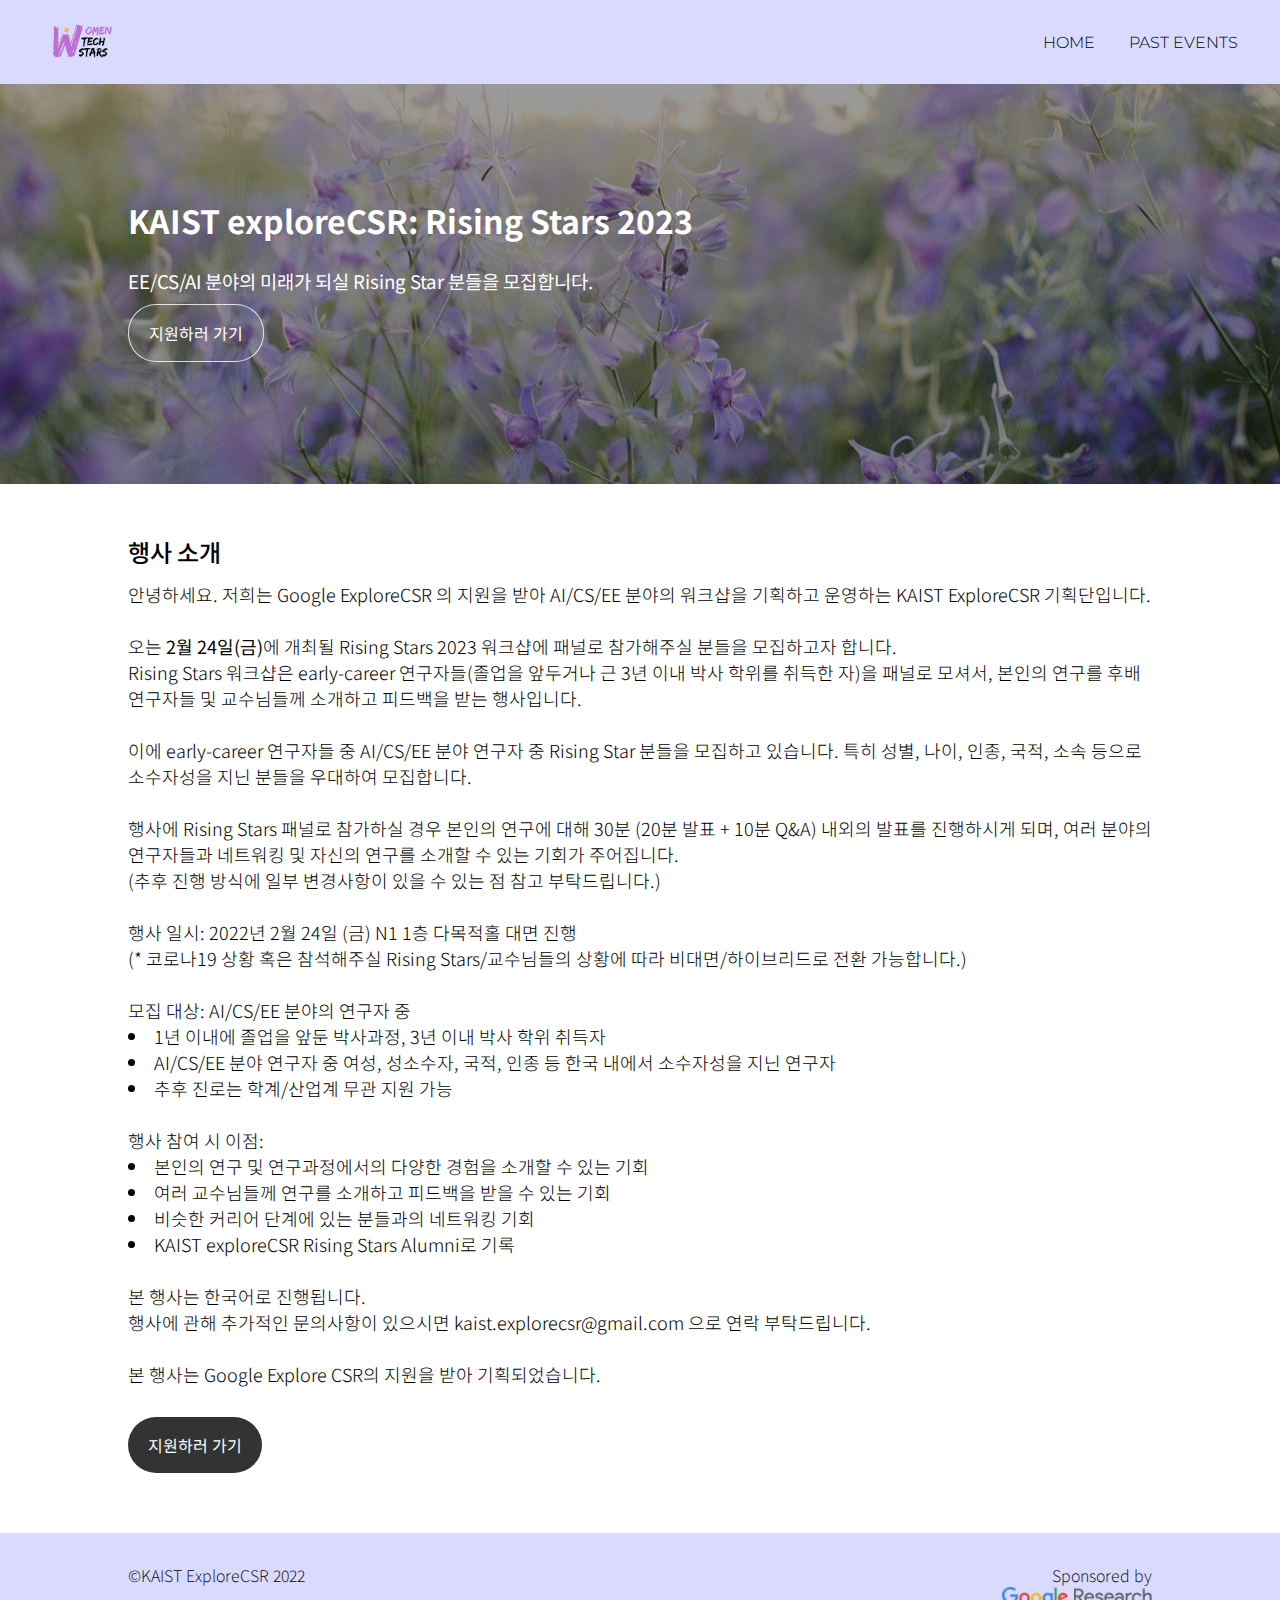
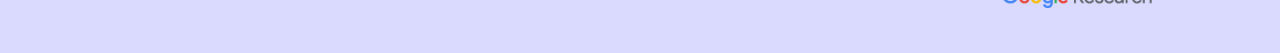
<file: index.html>
<head>
	<title>Rising Stars 2023 :: KAIST ExploreCSR</title>
	<meta charset="utf-8" />
	<link rel="preconnect" href="https://fonts.googleapis.com" />
	<link rel="preconnect" href="https://fonts.gstatic.com" crossorigin />
	<link
		href="https://fonts.googleapis.com/css2?family=Noto+Sans+KR:wght@300;400;500;900&display=swap"
		rel="stylesheet" />
	<link
		href="https://fonts.googleapis.com/css2?family=Montserrat:wght@300&display=swap"
		rel="stylesheet" />
	<link rel="stylesheet" href="//use.fontawesome.com/releases/v5.0.7/css/all.css" />
	<meta name="viewport" content="width=device-width, initial-scale=1, viewport-fit=cover" />
	<meta name="description" content="Women Tech Stars 2022 :: KAIST ExploreCSR" />
	<link href="style.css" type="text/css" rel="stylesheet" />
</head>

<body>
	<div id="navigation">
		<a href="index.html"><img id="home-logo" src="images/logo-whitebg.png" /></a>
		<div id="nav-hamburger" onclick="onClickNavButton()">MENU</div>
		<div id="nav-container">
			<a href="index.html" class="nav-item">HOME</a>
			<!-- <a href="schedule.html" class="nav-item">SCHEDULE</a>
			<a href="panelists.html" class="nav-item">SPEAKERS</a>
			<a href="about.html" class="nav-item">ABOUT US</a> -->
			<a href="past.html" class="nav-item">PAST EVENTS</a>
		</div>
	</div>

	<div id="banner">
		<div class="wrapper">
			<div id="inner">
				<h1 style="margin-bottom: 24px">KAIST exploreCSR: Rising Stars 2023</h1>
				<h3>EE/CS/AI 분야의 미래가 되실 Rising Star 분들을 모집합니다.</h3>
				<a
					href="https://docs.google.com/forms/d/e/1FAIpQLScnqf37rNKDhEH9GFgbvN8Us3t_uQ9ixOINNMpo739LPHUvnw/viewform"
					target="blank"
					><button class="button-white">지원하러 가기</button></a
				>
			</div>
		</div>
	</div>

	<main>
		<div id="main-intro">
			<div id="intro" class="infobox">
				<div class="box-title" style="margin-top: 0">행사 소개</div>
				<div>
					안녕하세요. 저희는 Google ExploreCSR 의 지원을 받아 AI/CS/EE 분야의 워크샵을 기획하고
					운영하는 KAIST ExploreCSR 기획단입니다.

					<br /><br />오는 <strong>2월 24일(금)</strong>에 개최될 Rising Stars 2023 워크샵에 패널로
					참가해주실 분들을 모집하고자 합니다. <br />Rising Stars 워크샵은 early-career
					연구자들(졸업을 앞두거나 근 3년 이내 박사 학위를 취득한 자)을 패널로 모셔서, 본인의 연구를
					후배 연구자들 및 교수님들께 소개하고 피드백을 받는 행사입니다. <br /><br />

					이에 early-career 연구자들 중 AI/CS/EE 분야 연구자 중 Rising Star 분들을 모집하고
					있습니다. 특히 성별, 나이, 인종, 국적, 소속 등으로 소수자성을 지닌 분들을 우대하여
					모집합니다.  <br /><br />
					행사에 Rising Stars 패널로 참가하실 경우 본인의 연구에 대해 30분 (20분 발표 + 10분 Q&A)
					내외의 발표를 진행하시게 되며, 여러 분야의 연구자들과 네트워킹 및 자신의 연구를 소개할 수
					있는 기회가 주어집니다.
					<br />(추후 진행 방식에 일부 변경사항이 있을 수 있는 점 참고 부탁드립니다.)
					<br /><br />행사 일시: 2022년 2월 24일 (금) N1 1층 다목적홀 대면 진행 <br />(* 코로나19
					상황 혹은 참석해주실 Rising Stars/교수님들의 상황에 따라 비대면/하이브리드로 전환
					가능합니다.) <br /><br />

					모집 대상: AI/CS/EE 분야의 연구자 중
					<ul style="list-style-position: inside">
						<li>1년 이내에 졸업을 앞둔 박사과정, 3년 이내 박사 학위 취득자</li>
						<li>
							AI/CS/EE 분야 연구자 중 여성, 성소수자, 국적, 인종 등 한국 내에서 소수자성을 지닌
							연구자
						</li>
						<li>추후 진로는 학계/산업계 무관 지원 가능</li>
					</ul>
					<br />
					행사 참여 시 이점:
					<ul style="list-style-position: inside">
						<li>본인의 연구 및 연구과정에서의 다양한 경험을 소개할 수 있는 기회</li>
						<li>여러 교수님들께 연구를 소개하고 피드백을 받을 수 있는 기회</li>
						<li>비슷한 커리어 단계에 있는 분들과의 네트워킹 기회</li>
						<li>KAIST exploreCSR Rising Stars Alumni로 기록</li>
					</ul>

					<br />본 행사는 한국어로 진행됩니다.<br />
					행사에 관해 추가적인 문의사항이 있으시면 kaist.explorecsr@gmail.com 으로 연락
					부탁드립니다.<br /><br />
					본 행사는 Google Explore CSR의 지원을 받아 기획되었습니다.
				</div>

				<a
					href="https://docs.google.com/forms/d/e/1FAIpQLScnqf37rNKDhEH9GFgbvN8Us3t_uQ9ixOINNMpo739LPHUvnw/viewform"
					target="blank"
					><button class="button-dark" id="main-button">지원하러 가기</button></a
				>
			</div>
		</div>
	</main>

	<footer>
		<div id="footer-left">
			<div>©KAIST ExploreCSR 2022</div>
			<!-- <div>Facebook</div> -->
		</div>
		<div id="footer-right">
			Sponsored by <br />
			<img src="images/googleResearch.png" style="width: 150px; height: auto" />
		</div>
	</footer>

	<script src="interaction.js"></script>
</body>
</file>
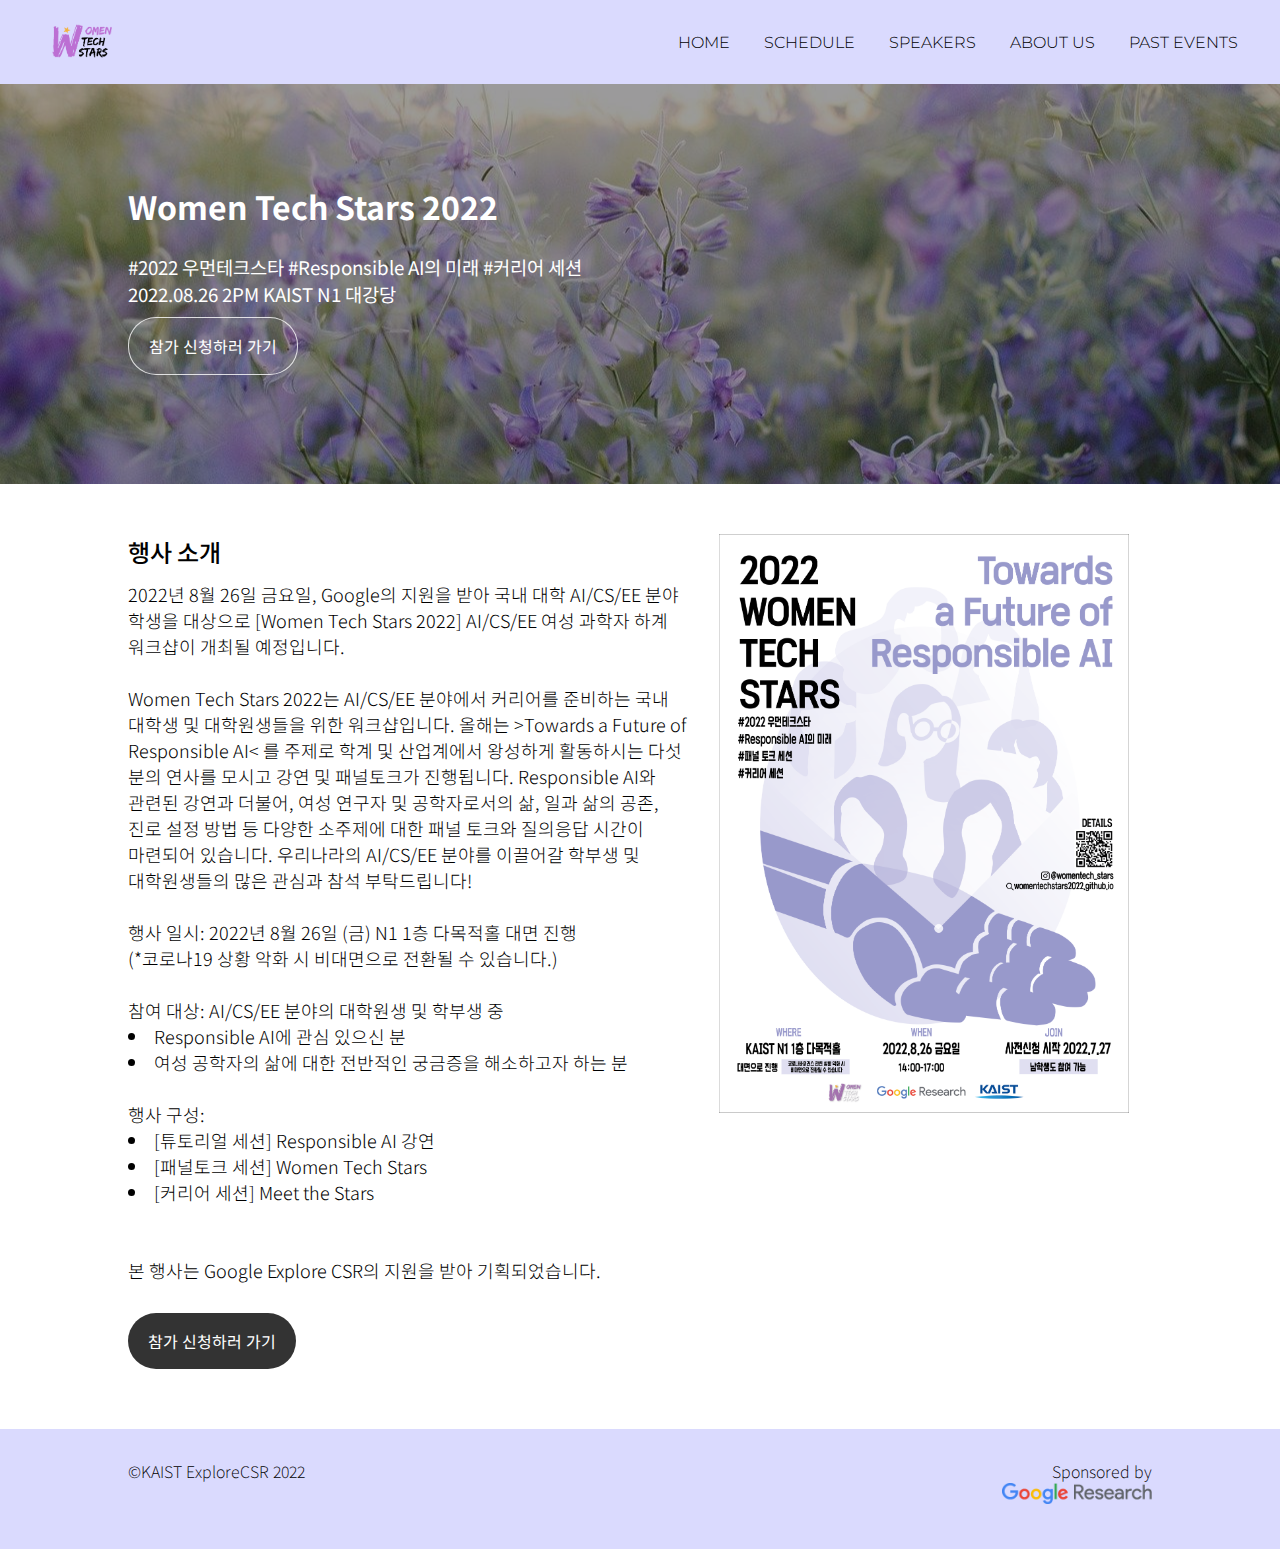
<file: 2022s/index.html>
<head>
	<title>Women Tech Stars 2022 :: KAIST ExploreCSR</title>
	<meta charset="utf-8" />
	<link rel="preconnect" href="https://fonts.googleapis.com" />
	<link rel="preconnect" href="https://fonts.gstatic.com" crossorigin />
	<link
		href="https://fonts.googleapis.com/css2?family=Noto+Sans+KR:wght@300;400;500;900&display=swap"
		rel="stylesheet"
	/>
	<link
		href="https://fonts.googleapis.com/css2?family=Montserrat:wght@300&display=swap"
		rel="stylesheet"
	/>
	<link
		rel="stylesheet"
		href="//use.fontawesome.com/releases/v5.0.7/css/all.css"
	/>
	<meta
		name="viewport"
		content="width=device-width, initial-scale=1, viewport-fit=cover"
	/>
	<meta
		name="description"
		content="Women Tech Stars 2022 :: KAIST ExploreCSR"
	/>
	<link href="style.css" type="text/css" rel="stylesheet" />
</head>

<body>
	<div id="navigation">
		<a href="index.html"
			><img id="home-logo" src="images/logo-whitebg.png"
		/></a>
		<div id="nav-hamburger" onclick="onClickNavButton()">MENU</div>
		<div id="nav-container">
			<a href="index.html" class="nav-item">HOME</a>
			<a href="schedule.html" class="nav-item">SCHEDULE</a>
			<a href="panelists.html" class="nav-item">SPEAKERS</a>
			<a href="about.html" class="nav-item">ABOUT US</a>
			<a href="past.html" class="nav-item">PAST EVENTS</a>
		</div>
	</div>

	<div id="banner">
		<div class="wrapper">
			<div id="inner">
				<h1 style="margin-bottom: 24px">Women Tech Stars 2022</h1>
				<h3>#2022 우먼테크스타 #Responsible AI의 미래 #커리어 세션</h3>
				<h3>2022.08.26 2PM KAIST N1 대강당</h4>
				<a
					href="https://docs.google.com/forms/d/e/1FAIpQLScc_BqpZu6fymMEt4XFqSOQVyRVrcME_x2HJW0qd6ZwgBFG1A/viewform"
					target="blank"
					><button class="button-white">참가 신청하러 가기</button></a
				>
			</div>
		</div>
	</div>

	<main>
		<div id="main">
			<div id="intro" class="infobox">
				<div class="box-title" style="margin-top: 0">행사 소개</div>
				<div>
					2022년 8월 26일 금요일, Google의 지원을 받아 국내 대학 AI/CS/EE 분야 학생을 대상으로 [Women Tech Stars 2022] AI/CS/EE 여성 과학자 하계 워크샵이 개최될 예정입니다.
					
					<br /><br />Women Tech Stars 2022는 AI/CS/EE 분야에서 커리어를 준비하는 국내 대학생 및 대학원생들을 위한 워크샵입니다. 올해는 &gt;Towards a Future of Responsible AI&lt; 를 주제로 학계 및 산업계에서 왕성하게 활동하시는 다섯 분의 연사를 모시고 강연 및 패널토크가 진행됩니다. Responsible AI와 관련된 강연과 더불어, 여성 연구자 및 공학자로서의 삶, 일과 삶의 공존, 진로 설정 방법 등 다양한 소주제에 대한 패널 토크와 질의응답 시간이 마련되어 있습니다. 우리나라의 AI/CS/EE 분야를 이끌어갈 학부생 및 대학원생들의 많은 관심과 참석 부탁드립니다!
					<br /><br />
					행사 일시: 2022년 8월 26일 (금) N1 1층 다목적홀 대면 진행 <br />(*코로나19 상황 악화 시 비대면으로 전환될 수 있습니다.) 
					<br /><br />
					참여 대상: AI/CS/EE 분야의 대학원생 및 학부생 중
					<ul style="list-style-position:inside;">
						<li>Responsible AI에 관심 있으신 분</li>
						<li>여성 공학자의 삶에 대한 전반적인 궁금증을 해소하고자 하는 분</li>
					</ul><br />
					행사 구성:
					<ul style="list-style-position:inside;">
						<li>[튜토리얼 세션] Responsible AI 강연</li>
						<li>[패널토크 세션] Women Tech Stars</li>
						<li>[커리어 세션] Meet the Stars</li>
					</ul>

					<br /><br />
					본 행사는 Google Explore CSR의 지원을 받아 기획되었습니다.
				
				</div>

				<a
					href="https://docs.google.com/forms/d/e/1FAIpQLScc_BqpZu6fymMEt4XFqSOQVyRVrcME_x2HJW0qd6ZwgBFG1A/viewform"
					target="blank"
					><button class="button-dark" id="main-button">
						참가 신청하러 가기
					</button></a
				>
			</div>
			<div>
				<img id="poster" src="images/ExploreCSR_Final_Poster.png" />
			</div>
		</div>
	</main>

	<footer>
		<div id="footer-left">
			<div>©KAIST ExploreCSR 2022</div>
			<!-- <div>Facebook</div> -->
		</div>
		<div id="footer-right">
			Sponsored by <br />
			<img src="images/googleResearch.png" style="width: 150px; height: auto" />
		</div>
	</footer>

	<script src="interaction.js"></script>
</body>
</file>
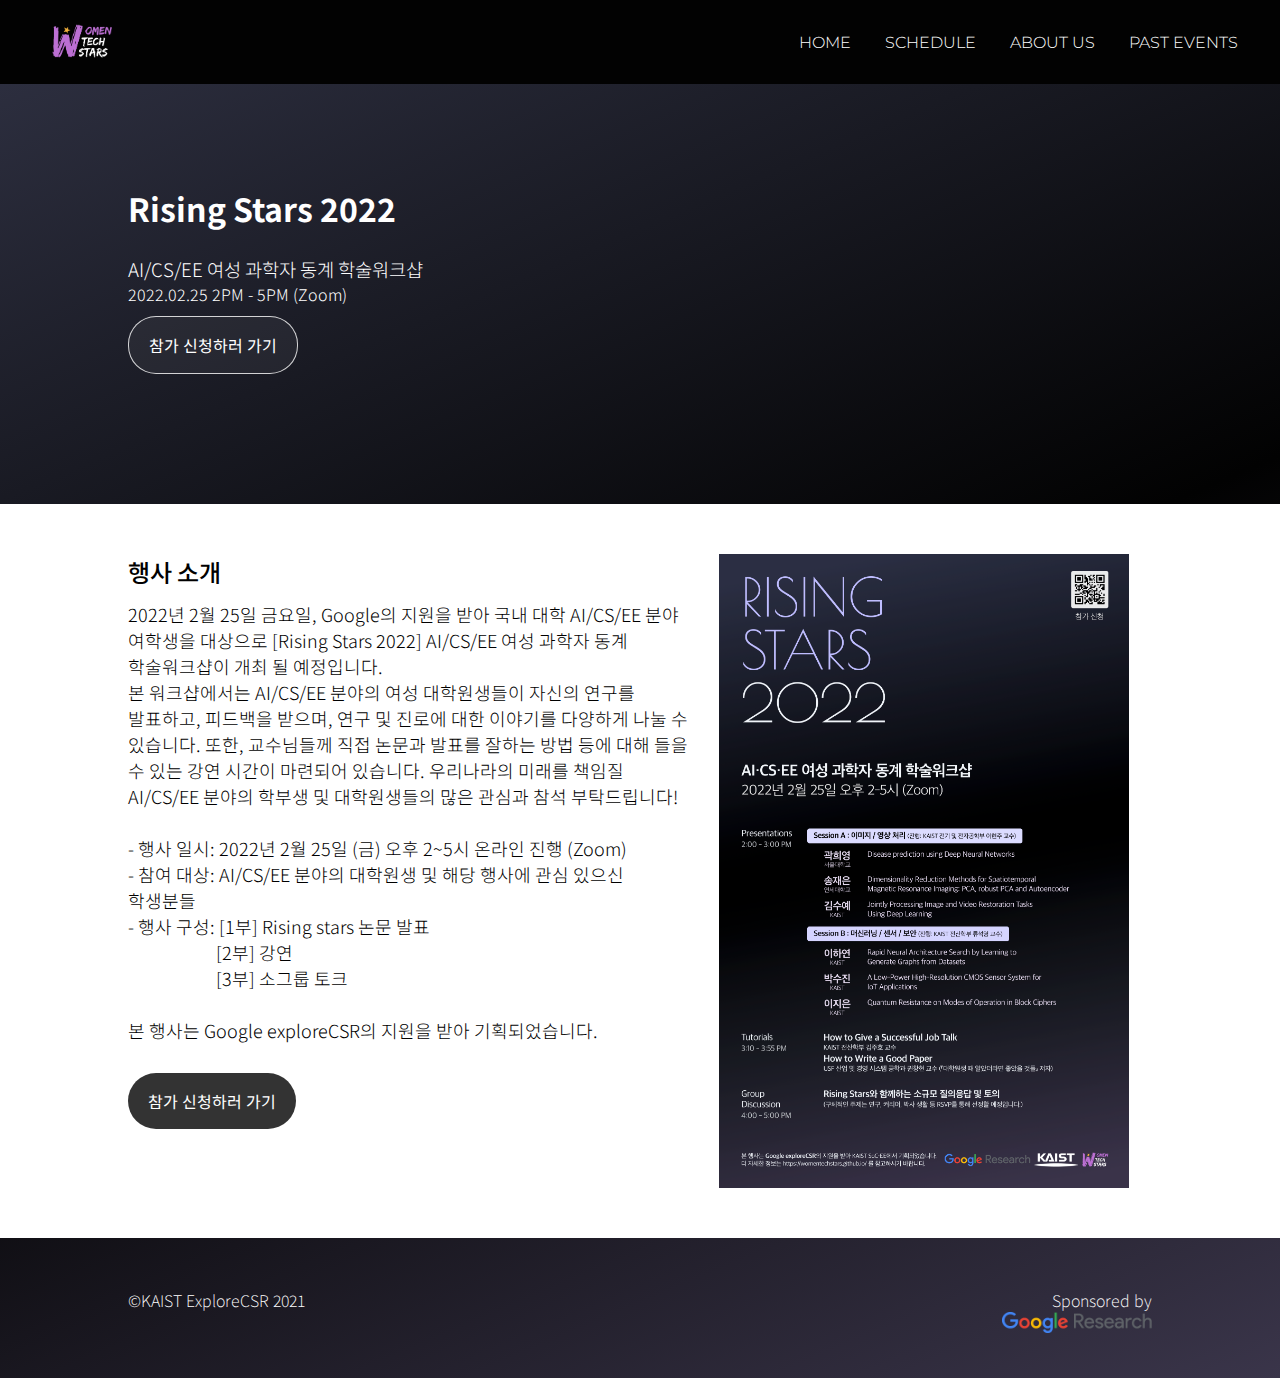
<file: 2022w-risingstars/index.html>
<head>
    <title>Rising Stars 2022 :: ExploreCSR</title>
    <meta charset="utf-8">
    <link rel="preconnect" href="https://fonts.googleapis.com">
    <link rel="preconnect" href="https://fonts.gstatic.com" crossorigin>
    <link href="https://fonts.googleapis.com/css2?family=Noto+Sans+KR:wght@300;400;500;900&display=swap" rel="stylesheet"> 
    <link href="https://fonts.googleapis.com/css2?family=Montserrat:wght@300&display=swap" rel="stylesheet"> 
    <link rel="stylesheet" href="//use.fontawesome.com/releases/v5.0.7/css/all.css">
    <meta name="viewport" content="width=device-width, initial-scale=1, viewport-fit=cover">
    <meta name="description" content="Rising Stars 2022">
    <link href="style.css" type="text/css" rel="stylesheet">
</head>

<body>

    <div id="navigation">
        <a href="index.html"><img id="home-logo" src="images/logo-blackbg.png"/></a>
        <div id="nav-hamburger" onclick="onClickNavButton()">MENU</div>
        <div id="nav-container">
            <a href="index.html" class="nav-item">HOME</a>
            <a href="schedule.html" class="nav-item">SCHEDULE</a>
            <a href="about.html" class="nav-item">ABOUT US</a>
            <a href="past.html" class="nav-item">PAST EVENTS</a>
        </div>
    </div>


    <div id="banner">
        <div class="wrapper">
            <h1 style="margin-bottom: 24px;">Rising Stars 2022</h1>
            <h3> AI/CS/EE 여성 과학자 동계 학술워크샵</h3>
            <h4>2022.02.25 2PM - 5PM (Zoom)</h4>
            <a href="https://docs.google.com/forms/d/e/1FAIpQLSfsxDx7DHjMn0LiwJmzTZGgYs57cMsoDGLiiD-I-JLkEVSkqA/viewform" target="blank"><button class="button-white">참가 신청하러 가기</button></a>
        </div>
    </div>

    <main >
        <div id="main">
            <div id="intro" class="infobox">
                <div class="box-title" style="margin-top: 0;">행사 소개</div>
                <div>
                    2022년 2월 25일 금요일, Google의 지원을 받아 국내 대학 AI/CS/EE 분야 여학생을 대상으로 [Rising Stars 2022] AI/CS/EE 여성 과학자 동계 학술워크샵이 개최 될 예정입니다. <br/>
                    본 워크샵에서는 AI/CS/EE 분야의 여성 대학원생들이 자신의 연구를 발표하고, 피드백을 받으며, 연구 및 진로에 대한 이야기를 다양하게 나눌 수 있습니다. 또한, 교수님들께 직접 논문과 발표를 잘하는 방법 등에 대해 들을 수 있는 강연 시간이 마련되어 있습니다. 우리나라의 미래를 책임질 AI/CS/EE 분야의 학부생 및 대학원생들의 많은 관심과 참석 부탁드립니다! <br/><br/>
                    - 행사 일시: 2022년 2월 25일 (금) 오후 2~5시 온라인 진행 (Zoom)<br/>
                    - 참여 대상: AI/CS/EE 분야의 대학원생 및 해당 행사에 관심 있으신 학생분들<br/>
                    - 행사 구성: [1부] Rising stars 논문 발표<br/>
                    &nbsp;&nbsp;&nbsp;&nbsp;&nbsp;&nbsp;&nbsp;&nbsp;&nbsp;&nbsp;&nbsp;&nbsp;&nbsp;&nbsp;&nbsp;&nbsp; &nbsp;&nbsp;&nbsp;&nbsp;&nbsp;[2부] 강연<br/>
                    &nbsp;&nbsp;&nbsp;&nbsp;&nbsp;&nbsp;&nbsp;&nbsp;&nbsp;&nbsp;&nbsp;&nbsp;&nbsp;&nbsp;&nbsp;&nbsp; &nbsp;&nbsp;&nbsp;&nbsp;&nbsp;[3부] 소그룹 토크<br/><br/>
                    본 행사는 Google exploreCSR의 지원을 받아 기획되었습니다.</div>

                <a href="https://docs.google.com/forms/d/e/1FAIpQLSfsxDx7DHjMn0LiwJmzTZGgYs57cMsoDGLiiD-I-JLkEVSkqA/viewform" target="blank"><button class="button-dark" id="main-button">참가 신청하러 가기</button></a>
            </div>
            <div>
                <img id="poster" src="images/ExploreCSR_Final_Poster.png"/>
            </div>
        </div>
    </main>

    <footer>
        <div id="footer-left">
            <div>©KAIST ExploreCSR 2021</div>
            <!-- <div>Facebook</div> -->
        </div>
        <div id="footer-right">
            Sponsored by <br/>
            <img src="images/googleResearch.png" style="width: 150px; height: auto"/>
        </div>
    </footer>

    <script src="interaction.js"></script>
</body>
</file>
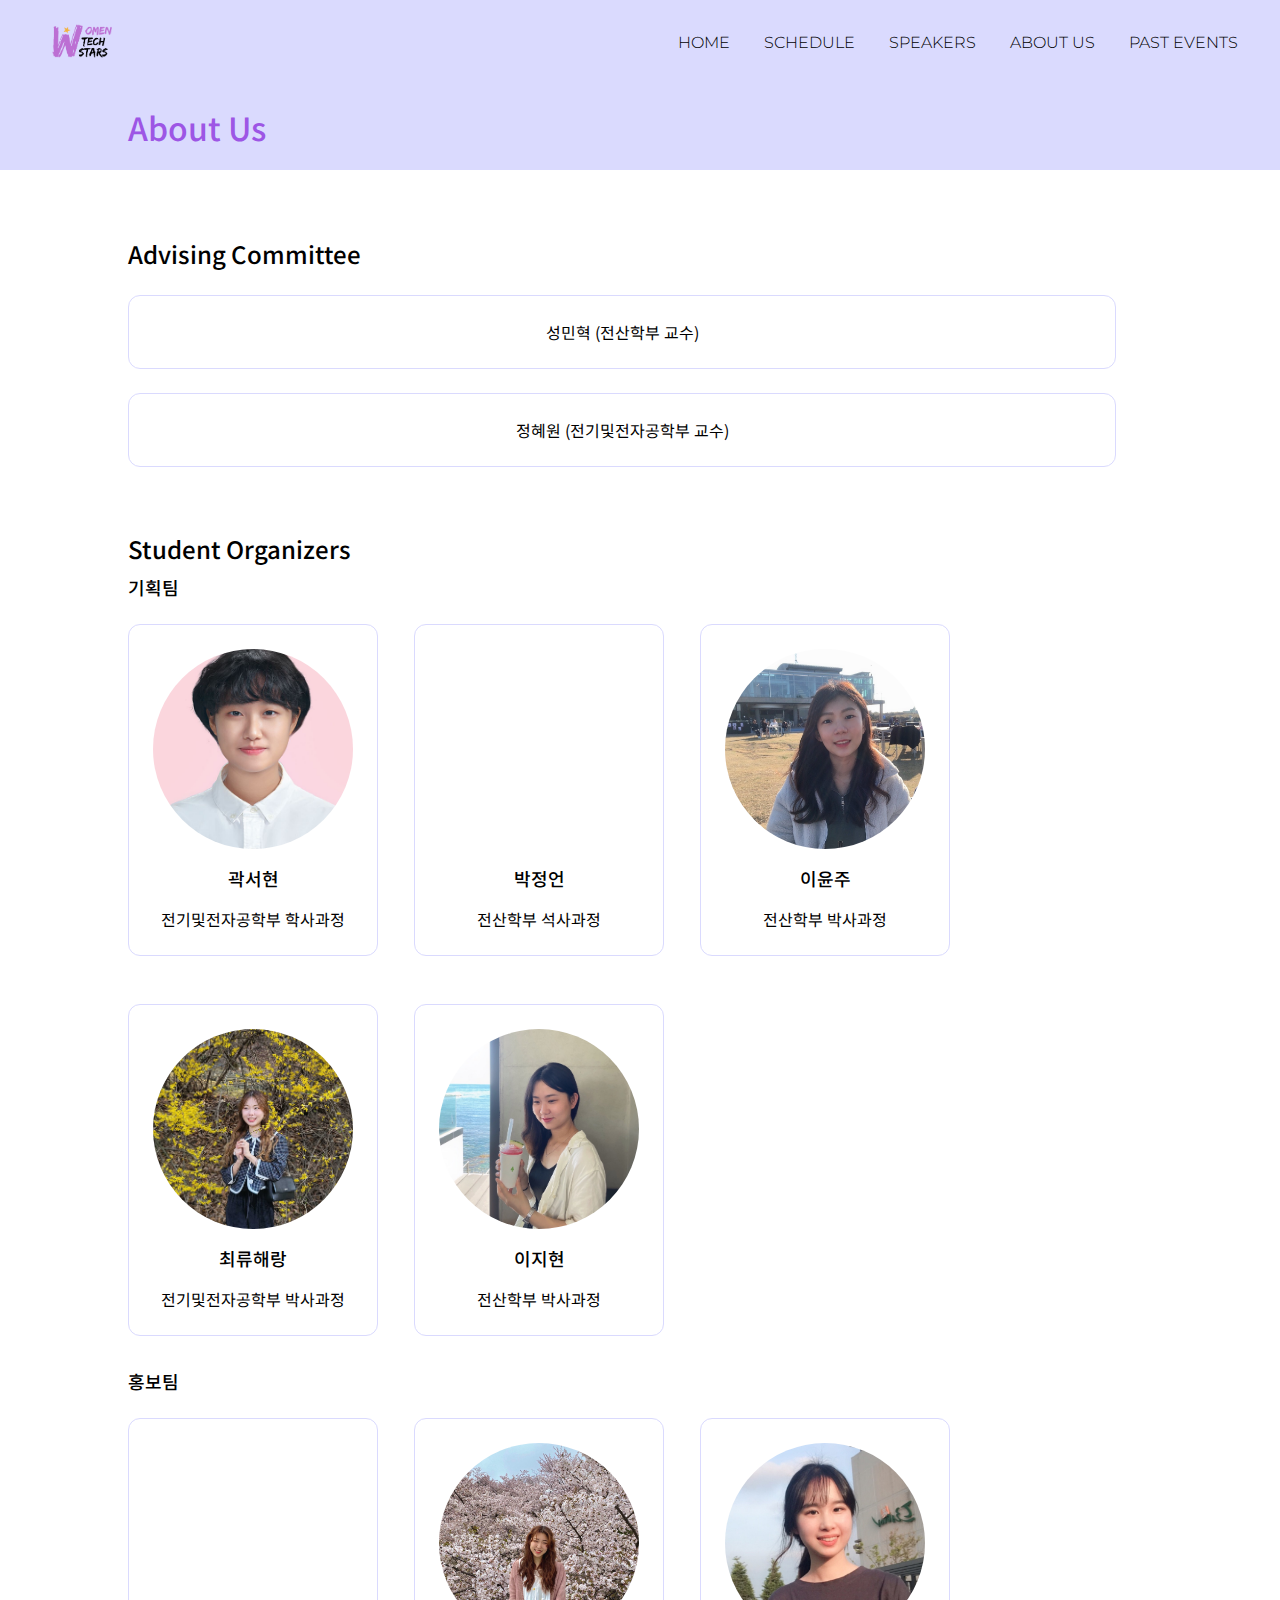
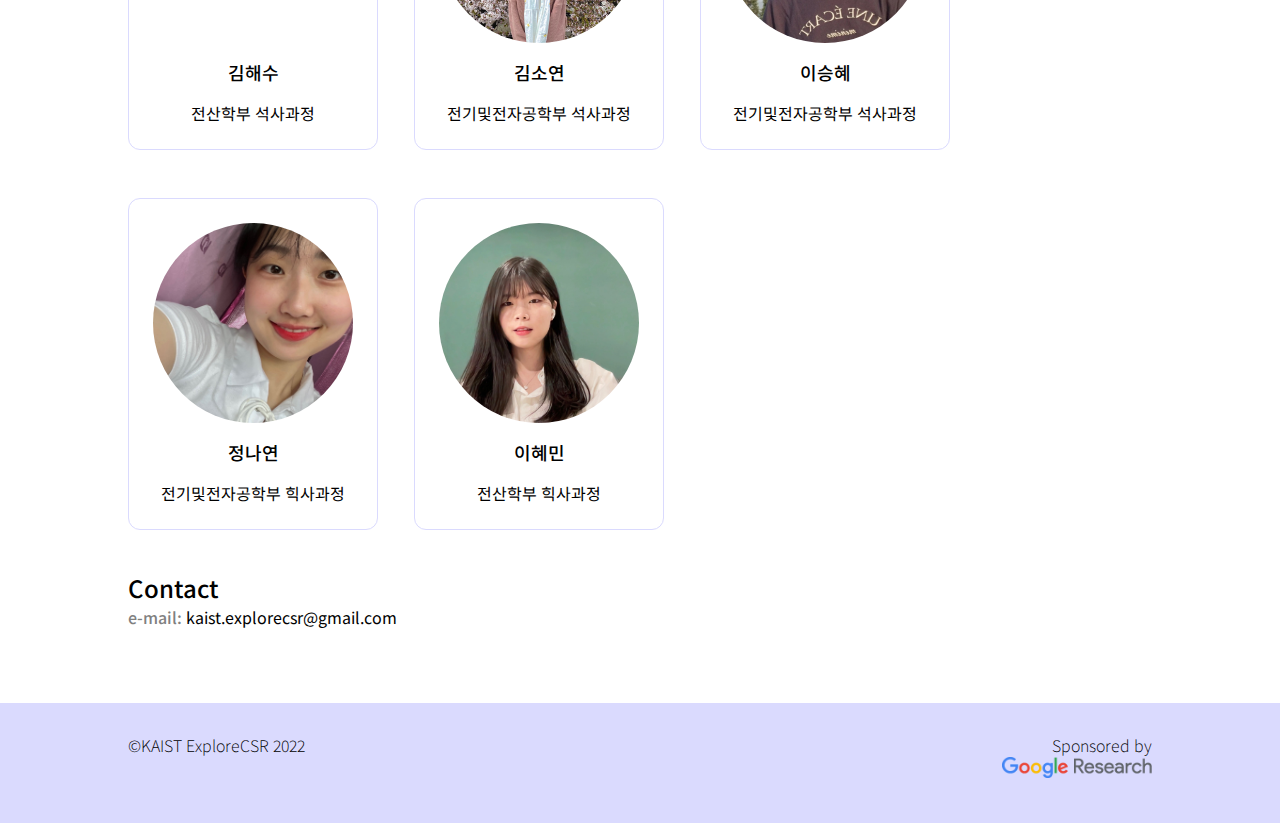
<file: about.html>
<head>
	<title>Women Tech Stars 2022 :: KAIST ExploreCSR</title>
	<meta charset="utf-8" />
	<link rel="preconnect" href="https://fonts.googleapis.com" />
	<link rel="preconnect" href="https://fonts.gstatic.com" crossorigin />
	<link
		href="https://fonts.googleapis.com/css2?family=Noto+Sans+KR:wght@300;400;500;900&display=swap"
		rel="stylesheet"
	/>
	<link
		href="https://fonts.googleapis.com/css2?family=Montserrat:wght@300&display=swap"
		rel="stylesheet"
	/>
	<link
		rel="stylesheet"
		href="//use.fontawesome.com/releases/v5.0.7/css/all.css"
	/>
	<meta
		name="viewport"
		content="width=device-width, initial-scale=1, viewport-fit=cover"
	/>
	<meta name="description" content="Rising Stars 2022" />
	<link href="style.css" type="text/css" rel="stylesheet" />
</head>

<body>
	<div id="navigation">
		<a href="index.html"
			><img id="home-logo" src="images/logo-whitebg.png"
		/></a>
		<div id="nav-hamburger" onclick="onClickNavButton()">MENU</div>
		<div id="nav-container">
			<a href="index.html" class="nav-item">HOME</a>
			<a href="schedule.html" class="nav-item">SCHEDULE</a>
			<a href="panelists.html" class="nav-item">SPEAKERS</a>
			<a href="about.html" class="nav-item">ABOUT US</a>
			<a href="past.html" class="nav-item">PAST EVENTS</a>
		</div>
	</div>

	<div class="page-title">
		<div class="page-title-text">About Us</div>
	</div>

	<main>
		<div id="about">
			<div></div>
			<div class="subtitle">Advising Committee</div>
			<div class="member">성민혁 (전산학부 교수)</div>
			<div class="member">정혜원 (전기및전자공학부 교수)</div>
			<br />
			<div class="subtitle">Student Organizers</div>
			<div class="teams">기획팀</div>
			<div class="member-wrapper">
				<div class="member">
					<div
						class="member-image"
						style="background-image: url(images/organizers/seohyun.jpg)"
					></div>
					<div class="member-info">
						<div class="member-name">곽서현</div>
						<div class="member-current">전기및전자공학부 학사과정</div>
					</div>
				</div>
				<div class="member">
					<div
						class="member-image"
						style="
							background-image: url(https://www.kixlab.org/assets/img/members/jeongeon.jpg);
						"
					></div>
					<div class="member-info">
						<div class="member-name">박정언</div>
						<div class="member-current">전산학부 석사과정</div>
					</div>
				</div>
				<div class="member">
					<div
						class="member-image"
						style="background-image: url(images/organizers/yoonjoo.JPG)"
					></div>
					<div class="member-info">
						<div class="member-name">이윤주</div>
						<div class="member-current">전산학부 박사과정</div>
					</div>
				</div>
				<div class="member">
					<div
						class="member-image"
						style="background-image: url(images/organizers/haerang.jpg)"
					></div>
					<div class="member-info">
						<div class="member-name">최류해랑</div>
						<div class="member-current">전기및전자공학부 박사과정</div>
					</div>
				</div>
				<div class="member">
					<div
						class="member-image"
						style="background-image: url(images/organizers/jihyun.jpeg)"
					></div>
					<div class="member-info">
						<div class="member-name">이지현</div>
						<div class="member-current">전산학부 박사과정</div>
					</div>
				</div>
			</div>

			<div class="teams">홍보팀</div>
			<div class="member-wrapper">
				<div class="member">
					<div
						class="member-image"
						style="
							background-image: url(https://www.kixlab.org/assets/img/members/haesoo.png);
						"
					></div>
					<div class="member-info">
						<div class="member-name">김해수</div>
						<div class="member-current">전산학부 석사과정</div>
					</div>
				</div>

				<div class="member">
					<div
						class="member-image"
						style="background-image: url(images/organizers/soyeon.jpg)"
					></div>
					<div class="member-info">
						<div class="member-name">김소연</div>
						<div class="member-current">전기및전자공학부 석사과정</div>
					</div>
				</div>
				<div class="member">
					<div
						class="member-image"
						style="background-image: url(images/organizers/seunghye.png)"
					></div>
					<div class="member-info">
						<div class="member-name">이승혜</div>
						<div class="member-current">전기및전자공학부 석사과정</div>
					</div>
				</div>
				<div class="member">
					<div
						class="member-image"
						style="background-image: url(images/organizers/nayeon.jpg)"
					></div>
					<div class="member-info">
						<div class="member-name">정나연</div>
						<div class="member-current">전기및전자공학부 힉사과정</div>
					</div>
				</div>
				<div class="member">
					<div
						class="member-image"
						style="background-image: url(images/organizers/hyemin.png)"
					></div>
					<div class="member-info">
						<div class="member-name">이혜민</div>
						<div class="member-current">전산학부 힉사과정</div>
					</div>
				</div>
			</div>
			<div class="subtitle">Contact</div>
			<div>
				<span style="font-weight: 500; color: gray">e-mail: </span>
				kaist.explorecsr@gmail.com
			</div>

			<br />
		</div>
	</main>

	<footer>
		<div id="footer-left">
			<div>©KAIST ExploreCSR 2022</div>
			<!-- <div>Facebook</div> -->
		</div>
		<div id="footer-right">
			Sponsored by <br />
			<img src="images/googleResearch.png" style="width: 150px; height: auto" />
		</div>
	</footer>
	<script src="interaction.js"></script>
</body>
</file>
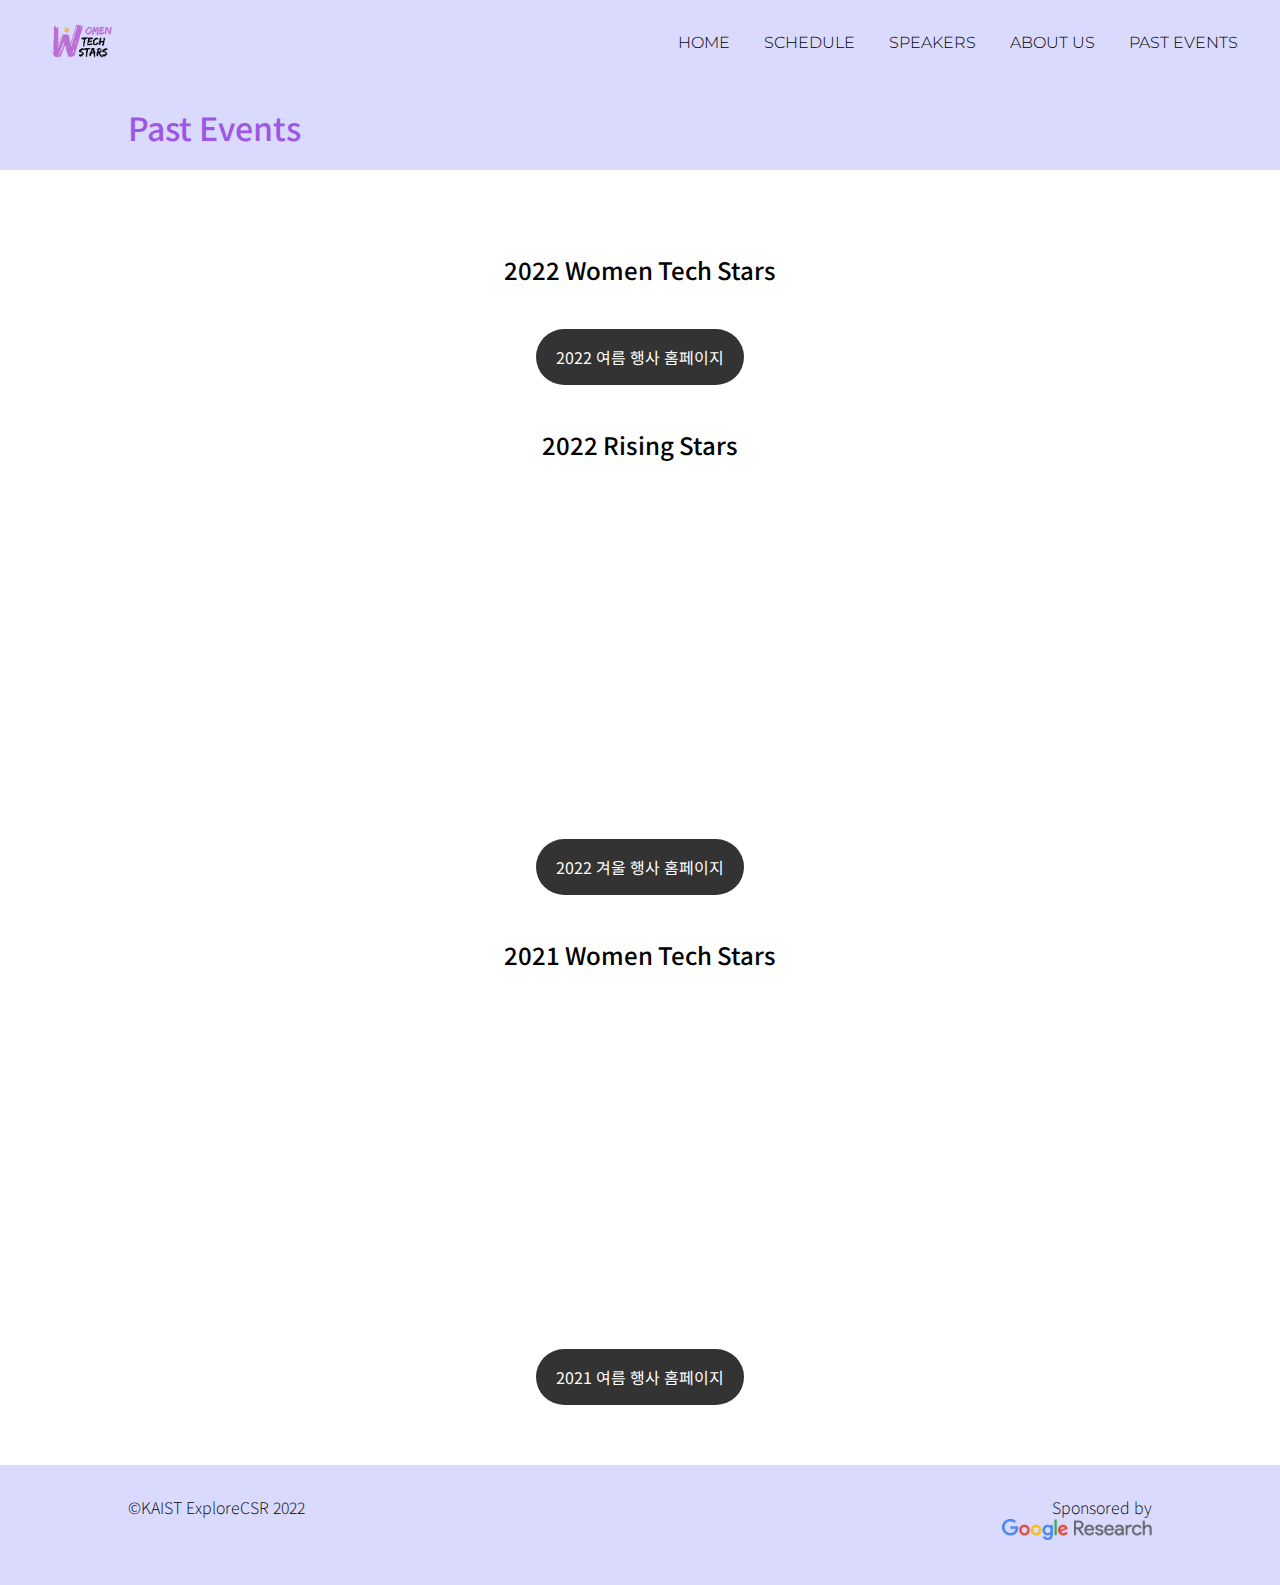
<file: past.html>
<head>
	<title>Rising Stars 2023 :: KAIST ExploreCSR</title>
	<meta charset="utf-8" />
	<link rel="preconnect" href="https://fonts.googleapis.com" />
	<link rel="preconnect" href="https://fonts.gstatic.com" crossorigin />
	<link
		href="https://fonts.googleapis.com/css2?family=Noto+Sans+KR:wght@300;400;500;900&display=swap"
		rel="stylesheet" />
	<link
		href="https://fonts.googleapis.com/css2?family=Montserrat:wght@300&display=swap"
		rel="stylesheet" />
	<link rel="stylesheet" href="//use.fontawesome.com/releases/v5.0.7/css/all.css" />
	<meta name="viewport" content="width=device-width, initial-scale=1, viewport-fit=cover" />
	<meta name="description" content="Rising Stars 2022" />
	<link href="style.css" type="text/css" rel="stylesheet" />
</head>

<body>
	<div id="navigation">
		<a href="index.html"><img id="home-logo" src="images/logo-whitebg.png" /></a>
		<div id="nav-hamburger" onclick="onClickNavButton()">MENU</div>
		<div id="nav-container">
			<a href="index.html" class="nav-item">HOME</a>
			<a href="schedule.html" class="nav-item">SCHEDULE</a>
			<a href="panelists.html" class="nav-item">SPEAKERS</a>
			<a href="about.html" class="nav-item">ABOUT US</a>
			<a href="past.html" class="nav-item">PAST EVENTS</a>
		</div>
	</div>
	<div class="page-title">
		<div class="page-title-text">Past Events</div>
	</div>

	<main>
		<div
			style="
				width: 100%;
				display: flex;
				flex-direction: column;
				align-items: center;
				margin-top: 20px;
			">
			<div class="box-title">2022 Women Tech Stars</div>

			<a href="2022s/index.html" target="blank"
				><button class="button-dark" id="main-button">2022 여름 행사 홈페이지</button></a
			>
		</div>

		<div
			style="
				width: 100%;
				display: flex;
				flex-direction: column;
				align-items: center;
				margin-top: 20px;
			">
			<div class="box-title">2022 Rising Stars</div>
			<iframe
				style="display: block; margin-top: 20px"
				width="560"
				height="315"
				src="https://www.youtube-nocookie.com/embed/ZPYEXm2H9Xs"
				frameborder="0"
				allow="accelerometer; autoplay; clipboard-write; encrypted-media; gyroscope; picture-in-picture"
				allowfullscreen></iframe>
			<a href="2022w/index.html" target="blank"
				><button class="button-dark" id="main-button">2022 겨울 행사 홈페이지</button></a
			>
		</div>

		<div
			style="
				width: 100%;
				display: flex;
				flex-direction: column;
				align-items: center;
				margin-top: 20px;
			">
			<div class="box-title">2021 Women Tech Stars</div>
			<iframe
				style="display: block; margin-top: 20px"
				width="560"
				height="315"
				src="https://www.youtube-nocookie.com/embed/MZx5hkR-000"
				frameborder="0"
				allow="accelerometer; autoplay; clipboard-write; encrypted-media; gyroscope; picture-in-picture"
				allowfullscreen></iframe>
			<a href="2021/index.html" target="blank"
				><button class="button-dark" id="main-button">2021 여름 행사 홈페이지</button></a
			>
		</div>
	</main>

	<footer>
		<div id="footer-left">
			<div>©KAIST ExploreCSR 2022</div>
			<!-- <div>Facebook</div> -->
		</div>
		<div id="footer-right">
			Sponsored by <br />
			<img src="images/googleResearch.png" style="width: 150px; height: auto" />
		</div>
	</footer>
	<script src="interaction.js"></script>
</body>
</file>
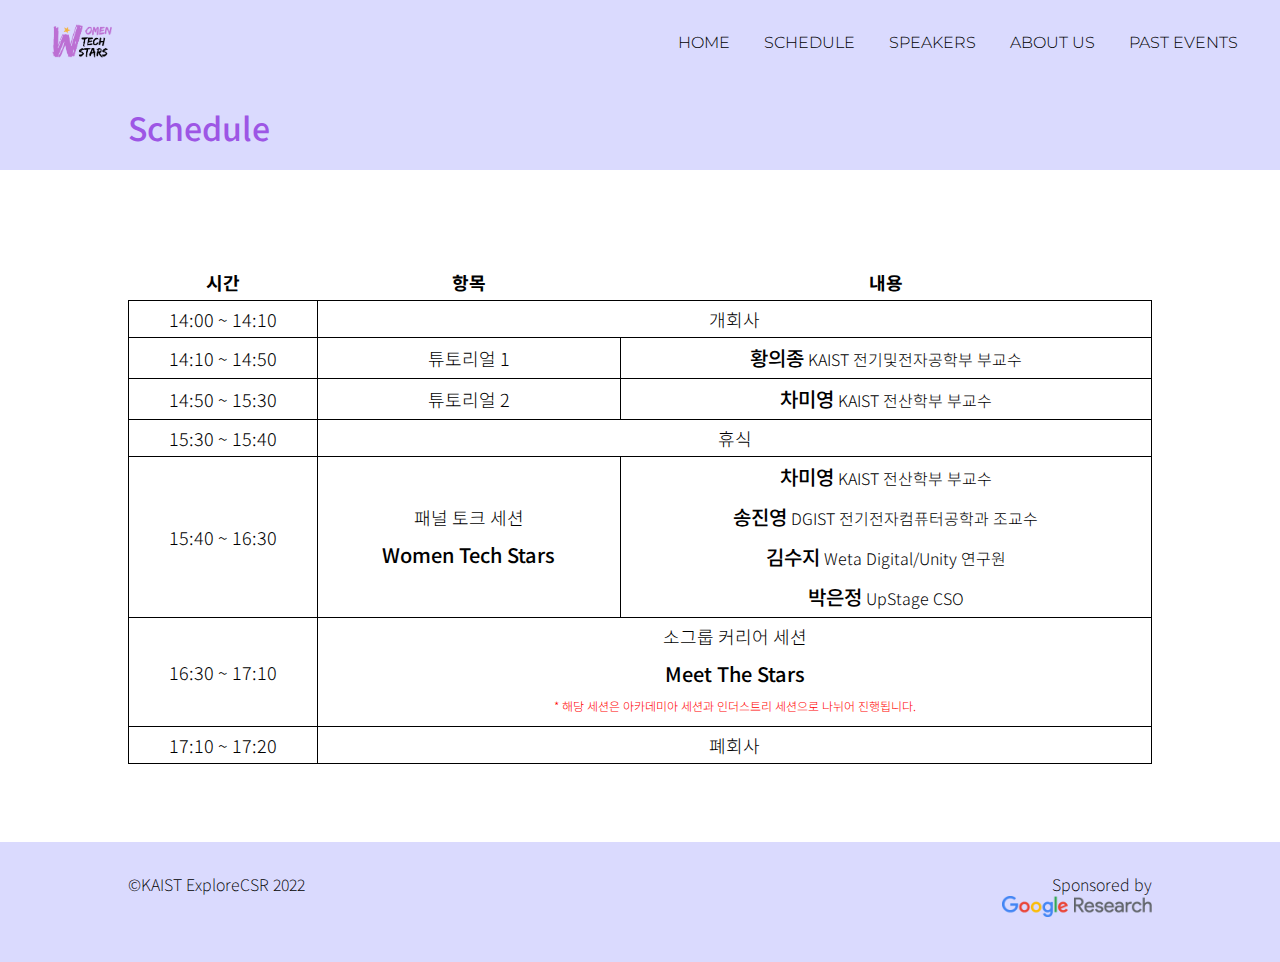
<file: schedule.html>
<head>
	<title>Women Tech Stars 2022 :: KAIST ExploreCSR</title>
	<meta charset="utf-8" />
	<link rel="preconnect" href="https://fonts.googleapis.com" />
	<link rel="preconnect" href="https://fonts.gstatic.com" crossorigin />
	<link
		href="https://fonts.googleapis.com/css2?family=Noto+Sans+KR:wght@300;400;500;900&display=swap"
		rel="stylesheet"
	/>
	<link
		href="https://fonts.googleapis.com/css2?family=Montserrat:wght@300&display=swap"
		rel="stylesheet"
	/>
	<link
		rel="stylesheet"
		href="//use.fontawesome.com/releases/v5.0.7/css/all.css"
	/>
	<meta
		name="viewport"
		content="width=device-width, initial-scale=1, viewport-fit=cover"
	/>
	<meta name="description" content="Rising Stars 2022" />
	<link href="style.css" type="text/css" rel="stylesheet" />
</head>

<body>
	<div id="navigation">
		<a href="index.html"
			><img id="home-logo" src="images/logo-whitebg.png"
		/></a>
		<div id="nav-hamburger" onclick="onClickNavButton()">MENU</div>
		<div id="nav-container">
			<a href="index.html" class="nav-item">HOME</a>
			<a href="schedule.html" class="nav-item">SCHEDULE</a>
			<a href="panelists.html" class="nav-item">SPEAKERS</a>
			<a href="about.html" class="nav-item">ABOUT US</a>
			<a href="past.html" class="nav-item">PAST EVENTS</a>
		</div>
	</div>

	<div class="page-title">
		<div class="page-title-text">Schedule</div>
	</div>

	<main>
		<div id="schedule">
			<table>
				<thead>
					<th>시간</th>
					<th>항목</th>
					<th>내용</th>
				</thead>
				<tbody>
					<tr>
						<td>14:00 ~ 14:10</td>
						<td colspan="2">개회사</td>
					</tr>
					<tr>
						<td>14:10 ~ 14:50</td>
						<td>튜토리얼 1</td>
						<td>
							<span class="name">황의종</span>
							<span class="title">KAIST 전기및전자공학부 부교수</span>
						</td>
					</tr>
					<tr>
						<td>14:50 ~ 15:30</td>
						<td>튜토리얼 2</td>
						<td>
							<span class="name">차미영</span>
							<span class="title">KAIST 전산학부 부교수</span>
						</td>
					</tr>
					<tr>
						<td>15:30 ~ 15:40</td>
						<td colspan="2">휴식</td>
					</tr>
					<tr>
						<td>15:40 ~ 16:30</td>
						<td>
							패널 토크 세션
							<div class="name">Women Tech Stars</div>
						</td>
						<td>
							<span class="name">차미영</span>
							<span class="title">KAIST 전산학부 부교수</span>
							<br />
							<span class="name">송진영</span>
							<span class="title">DGIST 전기전자컴퓨터공학과 조교수</span>
							<br />
							<span class="name">김수지</span>
							<span class="title">Weta Digital/Unity 연구원</span>
							<br />
							<span class="name">박은정</span>
							<span class="title">UpStage CSO</span>
						</td>
					</tr>
					<tr>
						<td>16:30 ~ 17:10</td>
						<td colspan="2">
							소그룹 커리어 세션
							<div class="name">Meet The Stars</div>
							<div style="font-size: 12px; color: red; margin-bottom: 8px">
								* 해당 세션은 아카데미아 세션과 인더스트리 세션으로 나뉘어
								진행됩니다.
							</div>
						</td>
					</tr>
					<tr>
						<td>17:10 ~ 17:20</td>
						<td colspan="2">폐회사</td>
					</tr>
				</tbody>
			</table>
		</div>
	</main>

	<footer>
		<div id="footer-left">
			<div>©KAIST ExploreCSR 2022</div>
			<!-- <div>Facebook</div> -->
		</div>
		<div id="footer-right">
			Sponsored by <br />
			<img src="images/googleResearch.png" style="width: 150px; height: auto" />
		</div>
	</footer>
	<script src="interaction.js"></script>
</body>
</file>
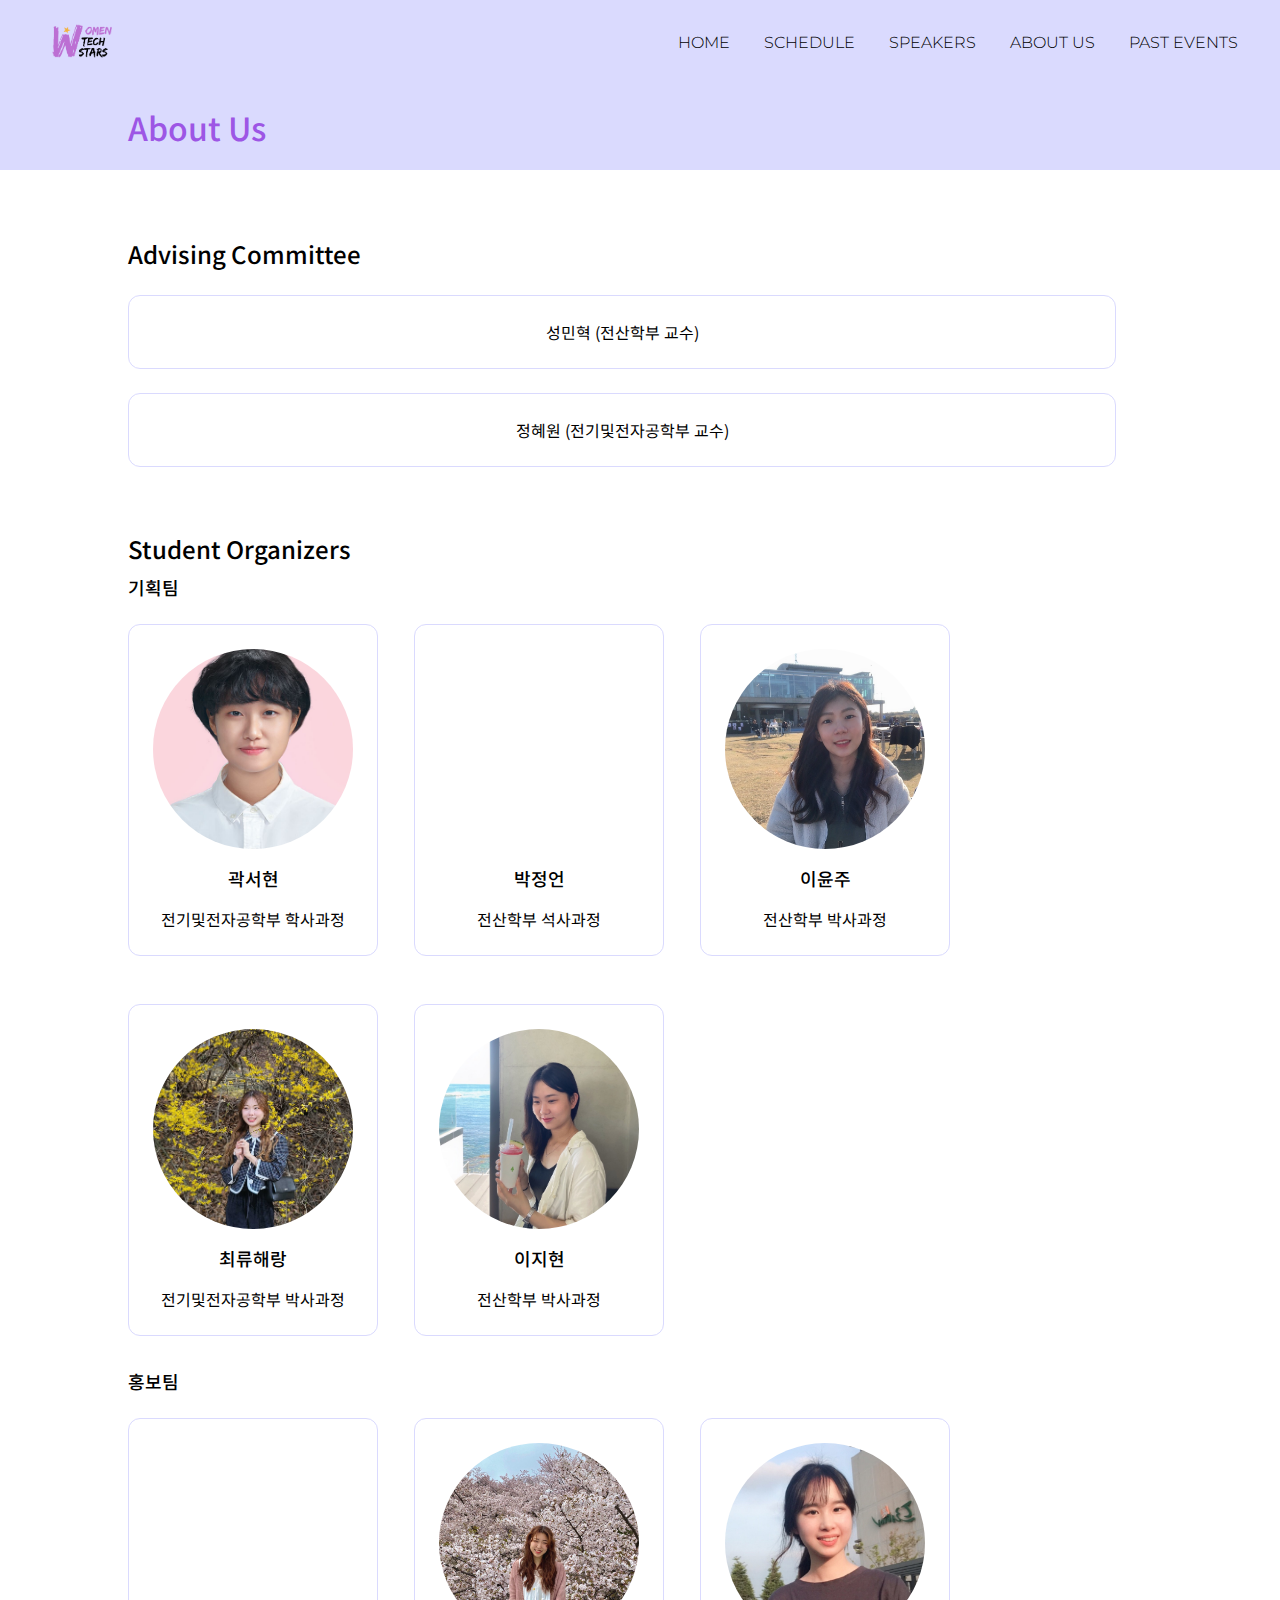
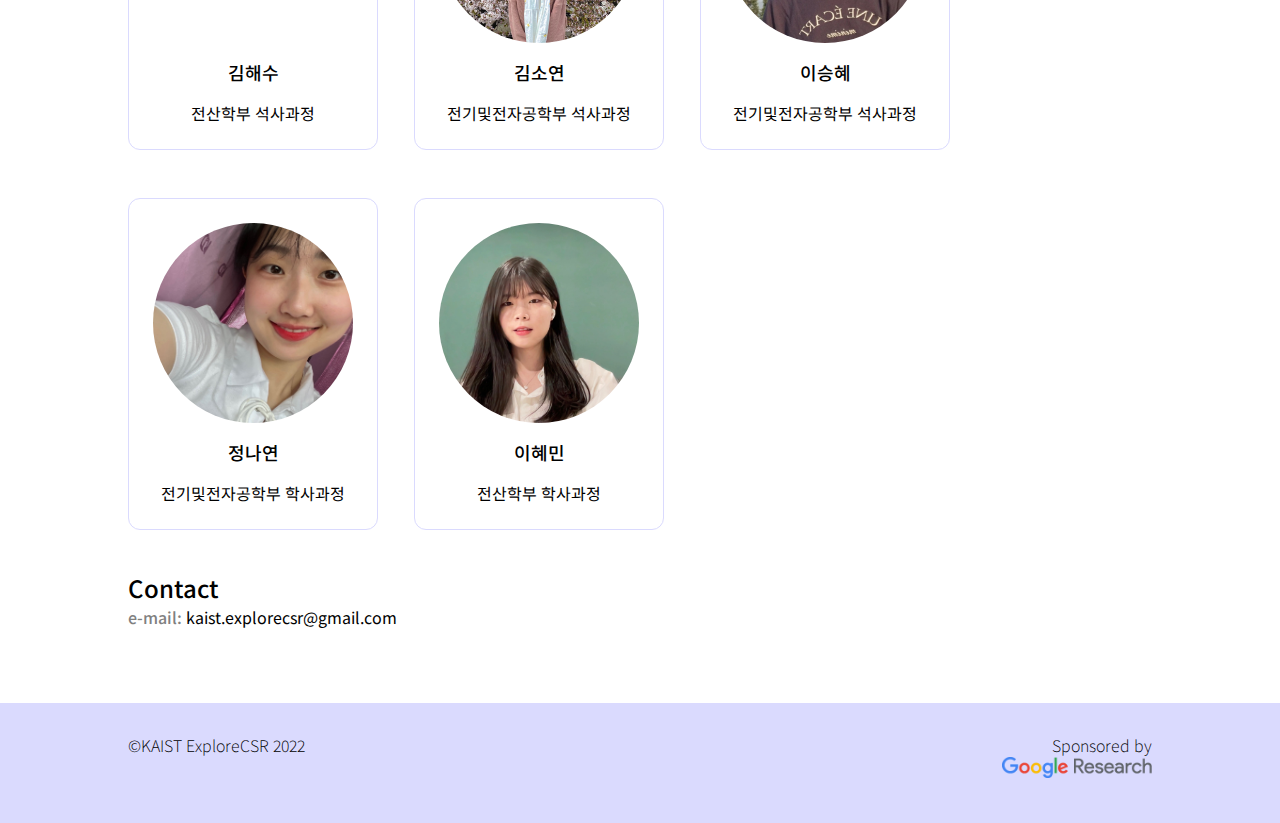
<file: 2022s/about.html>
<head>
	<title>Women Tech Stars 2022 :: KAIST ExploreCSR</title>
	<meta charset="utf-8" />
	<link rel="preconnect" href="https://fonts.googleapis.com" />
	<link rel="preconnect" href="https://fonts.gstatic.com" crossorigin />
	<link
		href="https://fonts.googleapis.com/css2?family=Noto+Sans+KR:wght@300;400;500;900&display=swap"
		rel="stylesheet"
	/>
	<link
		href="https://fonts.googleapis.com/css2?family=Montserrat:wght@300&display=swap"
		rel="stylesheet"
	/>
	<link
		rel="stylesheet"
		href="//use.fontawesome.com/releases/v5.0.7/css/all.css"
	/>
	<meta
		name="viewport"
		content="width=device-width, initial-scale=1, viewport-fit=cover"
	/>
	<meta name="description" content="Rising Stars 2022" />
	<link href="style.css" type="text/css" rel="stylesheet" />
</head>

<body>
	<div id="navigation">
		<a href="index.html"
			><img id="home-logo" src="images/logo-whitebg.png"
		/></a>
		<div id="nav-hamburger" onclick="onClickNavButton()">MENU</div>
		<div id="nav-container">
			<a href="index.html" class="nav-item">HOME</a>
			<a href="schedule.html" class="nav-item">SCHEDULE</a>
			<a href="panelists.html" class="nav-item">SPEAKERS</a>
			<a href="about.html" class="nav-item">ABOUT US</a>
			<a href="past.html" class="nav-item">PAST EVENTS</a>
		</div>
	</div>

	<div class="page-title">
		<div class="page-title-text">About Us</div>
	</div>

	<main>
		<div id="about">
			<div></div>
			<div class="subtitle">Advising Committee</div>
			<div class="member">성민혁 (전산학부 교수)</div>
			<div class="member">정혜원 (전기및전자공학부 교수)</div>
			<br />
			<div class="subtitle">Student Organizers</div>
			<div class="teams">기획팀</div>
			<div class="member-wrapper">
				<div class="member">
					<div
						class="member-image"
						style="background-image: url(images/organizers/seohyun.jpg)"
					></div>
					<div class="member-info">
						<div class="member-name">곽서현</div>
						<div class="member-current">전기및전자공학부 학사과정</div>
					</div>
				</div>
				<div class="member">
					<div
						class="member-image"
						style="
							background-image: url(https://www.kixlab.org/assets/img/members/jeongeon.jpg);
						"
					></div>
					<div class="member-info">
						<div class="member-name">박정언</div>
						<div class="member-current">전산학부 석사과정</div>
					</div>
				</div>
				<div class="member">
					<div
						class="member-image"
						style="background-image: url(images/organizers/yoonjoo.JPG)"
					></div>
					<div class="member-info">
						<div class="member-name">이윤주</div>
						<div class="member-current">전산학부 박사과정</div>
					</div>
				</div>
				<div class="member">
					<div
						class="member-image"
						style="background-image: url(images/organizers/haerang.jpg)"
					></div>
					<div class="member-info">
						<div class="member-name">최류해랑</div>
						<div class="member-current">전기및전자공학부 박사과정</div>
					</div>
				</div>
				<div class="member">
					<div
						class="member-image"
						style="background-image: url(images/organizers/jihyun.jpeg)"
					></div>
					<div class="member-info">
						<div class="member-name">이지현</div>
						<div class="member-current">전산학부 박사과정</div>
					</div>
				</div>
			</div>

			<div class="teams">홍보팀</div>
			<div class="member-wrapper">
				<div class="member">
					<div
						class="member-image"
						style="
							background-image: url(https://www.kixlab.org/assets/img/members/haesoo.png);
						"
					></div>
					<div class="member-info">
						<div class="member-name">김해수</div>
						<div class="member-current">전산학부 석사과정</div>
					</div>
				</div>

				<div class="member">
					<div
						class="member-image"
						style="background-image: url(images/organizers/soyeon.jpg)"
					></div>
					<div class="member-info">
						<div class="member-name">김소연</div>
						<div class="member-current">전기및전자공학부 석사과정</div>
					</div>
				</div>
				<div class="member">
					<div
						class="member-image"
						style="background-image: url(images/organizers/seunghye.png)"
					></div>
					<div class="member-info">
						<div class="member-name">이승혜</div>
						<div class="member-current">전기및전자공학부 석사과정</div>
					</div>
				</div>
				<div class="member">
					<div
						class="member-image"
						style="background-image: url(images/organizers/nayeon.jpg)"
					></div>
					<div class="member-info">
						<div class="member-name">정나연</div>
						<div class="member-current">전기및전자공학부 학사과정</div>
					</div>
				</div>
				<div class="member">
					<div
						class="member-image"
						style="background-image: url(images/organizers/hyemin.png)"
					></div>
					<div class="member-info">
						<div class="member-name">이혜민</div>
						<div class="member-current">전산학부 학사과정</div>
					</div>
				</div>
			</div>
			<div class="subtitle">Contact</div>
			<div>
				<span style="font-weight: 500; color: gray">e-mail: </span>
				kaist.explorecsr@gmail.com
			</div>

			<br />
		</div>
	</main>

	<footer>
		<div id="footer-left">
			<div>©KAIST ExploreCSR 2022</div>
			<!-- <div>Facebook</div> -->
		</div>
		<div id="footer-right">
			Sponsored by <br />
			<img src="images/googleResearch.png" style="width: 150px; height: auto" />
		</div>
	</footer>
	<script src="interaction.js"></script>
</body>
</file>
<file: style.css>
* {
	margin: 0;
	padding: 0;
	word-break: keep-all;
}

body {
	color: black;
	font-family: "Noto Sans KR", sans-serif;
	background: #dadafe;
}

button {
	background-image: none;
	background-color: none;
	border: none;
	font-family: "Noto Sans KR", sans-serif;

	font-size: 16px;
	font-weight: 500px;
	padding: 16px 20px;
	border-radius: 28px;
	cursor: pointer;
	margin: 10px 0;
}

.button-white {
	border: rgba(255, 255, 255, 0.8) solid 1px;
	background-color: rgba(255, 255, 255, 0.05);
	color: white;
	transition: all ease-in-out 0.3s;
}

.button-white:hover {
	background-color: rgba(255, 255, 255, 0.2);
	transition: all ease-in-out 0.3s;
}

.button-dark {
	background-color: rgba(0, 0, 0, 0.8);
	color: white;
	transition: all ease-in-out 0.3s;
}

.button-dark:hover {
	background-color: rgba(0, 0, 0, 0.6);
	transition: all ease-in-out 0.3s;
}

#navigation {
	display: flex;
	justify-content: space-between;
	background-color: #dadafe;
	color: black;
	align-items: center;
	padding: 12px;
	height: 60px;
	position: sticky;
	top: 0;
	font-family: "Montserrat";
}

#home-logo {
	width: 60px;
	height: auto;
	margin-left: 40px;
}

a.nav-item {
	text-decoration: none;
	color: black;
	font-weight: 300;
	font-size: 16px;
	margin-right: 30px;
	transition: all ease-in-out 0.3s;
}

a.nav-item:hover {
	border-bottom: thistle solid 1px;
}

#banner {
	width: 100%;
	height: 400px;
	background-image: url("images/banner.jpg");
	background-repeat: no-repeat;
	background-size: cover;
	background-position: center;

	color: white;
	display: flex;
	align-items: center;
	justify-content: flex-start;
}

#banner .wrapper {
	width: 100%;
	height: 100%;
	background-color: #02020265;
}

#inner {
	max-width: 1024px;
	height: 100%;
	margin: 0 auto;
	display: flex;
	flex-direction: column;
	justify-content: center;
	padding: 0 24px;
}

#banner h4,
#banner h3 {
	font-weight: 400;
}

main {
	padding: 50px 0; /* Footer height */
	margin: 0 auto;
	width: 100%;
	background-color: white;
	color: black;
}

#main-intro,
#schedule,
#about,
#speakers {
	max-width: 1024px;
	width: 80%;
	margin: 0 auto;
}

#nav-hamburger {
	display: none;
}

#main-intro {
	display: grid;
	grid-template-columns: 1fr;
}

#poster {
	width: 100%;
	height: auto;
}

@media screen and (max-width: 768px) {
	/*Navigation*/

	#navigation {
		display: flex;
		justify-content: space-between;
		height: 50px;
	}

	#home-logo {
		width: 60px;
		height: auto;
		margin-left: 12px;
	}

	#nav-hamburger {
		display: block;
		margin-right: 12px;
		cursor: pointer;
		color: black;
	}

	#nav-container {
		background-color: white;
		display: none;
		position: absolute;
		top: 74px;
		right: 0;
		flex-direction: column;
		box-shadow: rgba(0, 0, 0, 0.3) 0px 10px 10px;
	}

	#nav-container a {
		display: block;
		text-align: right;
		padding: 12px;
		margin: 0 4px;
		font-size: 16px;
	}

	#main-intro {
		display: grid;
		grid-template-columns: 1fr;
		row-gap: 24px;
	}

	#main-intro,
	#schedule,
	#about {
		width: 90%;
	}
}

footer {
	width: 80%;
	height: 100px;
	display: flex;
	padding: 10px 10%;
	justify-content: space-between;
	font-weight: 200;
	background-color: #dadafe;
}

#footer-left {
	margin-top: 20px;
	text-align: left;
}

#footer-right {
	margin-top: 20px;
	text-align: right;
}

@media screen and (max-width: 768px) {
	footer {
		width: 80%;
		display: block;
		padding: 10px 10%;
		justify-content: space-between;
	}

	#footer-left {
		margin-top: 8px;
		text-align: left;
	}

	#footer-right {
		margin-top: 8px;
		text-align: left;
	}
}

#intro {
	font-size: 18px;
	font-weight: 300;
}

.box-title {
	font-weight: 500;
	font-size: 24px;
	margin: 12px 0;
}

#main-button {
	margin-top: 30px;
}

/*General Pages*/

.page-title {
	font-weight: 500;
	font-size: 32px;

	color: #9d56e5;
	width: 100%;
	padding: 10px 0;
}

.page-title-text {
	margin: 10px auto;
	max-width: 1024px;
	width: 80%;
}

@media screen and (max-width: 768px) {
	.page-title {
		font-size: 24px;
	}
}

/*Schedule page*/

#session-wrapper {
	display: grid;
	grid-template-columns: 50% 50%;
}

#schedule {
	background-color: white;
	color: black;
	padding: 28px 16px;
}

table {
	line-height: 2;
	font-size: 18px;
	width: 100%;
	border-collapse: collapse;
	color: black;
}

thead {
	font-weight: 500;
}

tbody {
	font-weight: 300;
	text-align: center;
}

td {
	border: 1px solid black;
}

.name {
	font-size: 20px;
	font-weight: 500;
}
.title {
	font-size: 16px;
}

table {
	margin-top: 16px;
}

@media screen and (max-width: 768px) {
	table {
		font-size: 14px;
	}

	td {
		padding: 3px;
	}

	.name {
		font-size: 14px;
		font-weight: 500;
	}
	.title {
		font-size: 12px;
	}
}

.time-range {
	font-weight: 300;
}

.session-title {
	background-color: #dadafe;
	color: black;
	font-size: 16px;
	padding: 4px 8px;
	border-radius: 4px;
}

.session-info {
	font-size: 12px;
	font-weight: 300;
}

.session {
	padding: 0 12px;
	margin-bottom: 20px;
}

.session-presentation,
.tutorial-presentation {
	border: #dadafe solid 1px;
	border-radius: 4px;
	margin-top: 8px;
	padding: 8px;
}

.presenter {
	display: grid;
	grid-template-columns: 70px auto;
	grid-template-rows: auto auto;
	margin-bottom: 8px;
}

.presenter-name {
	grid-row-start: 1;
	grid-row-end: 3;
	font-size: 20px;
	font-weight: 500;
	align-self: center;
}

.presenter-affil,
.presenter-reserach {
	font-size: 12px;
	font-weight: 300;
	color: gray;
}

.tutorial-presentation .presenter-affil {
	grid-row-start: 1;
	grid-row-end: 3;
	align-self: flex-end;
	margin-bottom: 4px;
}

.tutorial-presentation {
	margin-top: 0;
	margin-bottom: 12px;
}

#tutorials {
	padding: 0 12px;
	padding: 0 12px;
	padding: 0 12px;
	margin-bottom: 20px;
}

.p-title {
	font-size: 16px;
	font-weight: 300;
}

.d-title {
	font-size: 20px;
	font-weight: 500;
	padding: 0 12px;
}

@media screen and (max-width: 1150px) {
	#session-wrapper {
		display: grid;
		grid-template-columns: 1fr;
		grid-template-rows: auto auto;
	}
}

@media screen and (max-width: 768px) {
	#schedule {
		display: grid;
		padding: 0px 8px;
		grid-template-columns: 1fr;
		place-items: center;
	}

	.session,
	#tutorials {
		padding: 0;
		width: 100%;
	}

	.time {
		margin-bottom: 20px;
		text-align: center;
	}

	.d-title {
		font-size: 20px;
		text-align: center;
	}
}

/* Panelists Page */

.panel-wrapper {
	display: flex;
	flex-wrap: wrap;
	width: 100%;
}

.panel-format {
	box-shadow: 0px 0px 16px 0px rgba(0, 0, 0, 0.2);
	padding: 32px;
	border-radius: 5px;
	margin: 12px 16px;
	display: grid;

	grid-template-columns: 100px 1fr;
	column-gap: 16px;
	row-gap: 16px;
	max-width: 600px;

	margin: 32px auto;
}

.panel-format .info {
	font-size: 12px;
	font-weight: 500;
	color: gray;
	text-align: right;
	align-self: center;
}

.panel-image {
	height: 200px;
	width: 200px;
	background-size: cover;
	border-radius: 100%;
	margin: 8px auto;
}

.panel-job {
	list-style-position: inside;
}

.panel-titlebox {
	grid-column-start: 1;
	grid-column-end: 3;
	justify-self: center;
	justify-content: center;
}

.panel-tag-wrapper {
	grid-column-start: 1;
	grid-column-end: 3;
	justify-self: center;
	justify-content: center;
	display: flex;
	flex-wrap: wrap;
}

.panel-tag {
	padding: 4px 12px;
	background-color: #dadafe;
	margin: 8px 8px 0;
	border-radius: 20px;
}

.panel-basicinfo {
	display: flex;
	align-items: center;
}

.panel-name {
	font-weight: 500;
	font-size: 20px;
	margin-right: 20px;
}

.panel-message {
	grid-column-start: 1;
	grid-column-end: 3;
	text-align: center;
	font-size: 20px;
	font-weight: 200;
	padding: 24px;
	font-style: italic;
}

@media screen and (max-width: 768px) {
	.panel-format {
		grid-template-columns: 100%;
		row-gap: 16px;
		max-width: 600px;
	}

	.panel-format * {
		grid-column: 1;
	}
	.panel-format .info {
		text-align: left;
		align-self: center;
	}
}

/* About us page */

.subtitle {
	font-weight: 500;
	font-size: 24px;
	margin-top: 16px;
}

.teams {
	font-weight: 500;
	font-size: 18px;
	margin-top: 8px;
}

.member-wrapper {
	display: flex;
	flex-wrap: wrap;
}

.member {
	font-size: 16px;
	margin: 24px 36px;
	margin-left: 0;
	text-align: center;
	border: 1px solid #dadafe;
	padding: 24px;
	border-radius: 12px;
}

.member-image {
	width: 200px;
	height: 200px;
	background-size: cover;
	background-position: center;
	background-repeat: no-repeat;
	border-radius: 100%;
}

.member-name {
	font-size: 18px;
	font-weight: 500;
	margin: 16px 0;
}
</file>
<file: 2022s/style.css>
* {
	margin: 0;
	padding: 0;
	word-break: keep-all;
}

body {
	color: black;
	font-family: "Noto Sans KR", sans-serif;
	background: #dadafe;
}

button {
	background-image: none;
	background-color: none;
	border: none;
	font-family: "Noto Sans KR", sans-serif;

	font-size: 16px;
	font-weight: 500px;
	padding: 16px 20px;
	border-radius: 28px;
	cursor: pointer;
	margin: 10px 0;
}

.button-white {
	border: rgba(255, 255, 255, 0.8) solid 1px;
	background-color: rgba(255, 255, 255, 0.05);
	color: white;
	transition: all ease-in-out 0.3s;
}

.button-white:hover {
	background-color: rgba(255, 255, 255, 0.2);
	transition: all ease-in-out 0.3s;
}

.button-dark {
	background-color: rgba(0, 0, 0, 0.8);
	color: white;
	transition: all ease-in-out 0.3s;
}

.button-dark:hover {
	background-color: rgba(0, 0, 0, 0.6);
	transition: all ease-in-out 0.3s;
}

#navigation {
	display: flex;
	justify-content: space-between;
	background-color: #dadafe;
	color: black;
	align-items: center;
	padding: 12px;
	height: 60px;
	position: sticky;
	top: 0;
	font-family: "Montserrat";
}

#home-logo {
	width: 60px;
	height: auto;
	margin-left: 40px;
}

a.nav-item {
	text-decoration: none;
	color: black;
	font-weight: 300;
	font-size: 16px;
	margin-right: 30px;
	transition: all ease-in-out 0.3s;
}

a.nav-item:hover {
	border-bottom: thistle solid 1px;
}

#banner {
	width: 100%;
	height: 400px;
	background-image: url("images/banner.jpg");
	background-repeat: no-repeat;
	background-size: cover;
	background-position: center;

	color: white;
	display: flex;
	align-items: center;
	justify-content: flex-start;
}

#banner .wrapper {
	width: 100%;
	height: 100%;
	background-color: #02020265;
}

#inner {
	max-width: 1024px;
	height: 100%;
	margin: 0 auto;
	display: flex;
	flex-direction: column;
	justify-content: center;
	padding: 0 24px;
}

#banner h4,
#banner h3 {
	font-weight: 400;
}

main {
	padding: 50px 0; /* Footer height */
	margin: 0 auto;
	width: 100%;
	background-color: white;
	color: black;
}

#main,
#schedule,
#about,
#speakers {
	max-width: 1024px;
	width: 80%;
	margin: 0 auto;
}

#nav-hamburger {
	display: none;
}

#main {
	display: grid;
	grid-template-columns: 55% 40%;
	column-gap: 28px;
}

#poster {
	width: 100%;
	height: auto;
}

@media screen and (max-width: 768px) {
	/*Navigation*/

	#navigation {
		display: flex;
		justify-content: space-between;
		height: 50px;
	}

	#home-logo {
		width: 60px;
		height: auto;
		margin-left: 12px;
	}

	#nav-hamburger {
		display: block;
		margin-right: 12px;
		cursor: pointer;
		color: black;
	}

	#nav-container {
		background-color: white;
		display: none;
		position: absolute;
		top: 74px;
		right: 0;
		flex-direction: column;
		box-shadow: rgba(0, 0, 0, 0.3) 0px 10px 10px;
	}

	#nav-container a {
		display: block;
		text-align: right;
		padding: 12px;
		margin: 0 4px;
		font-size: 16px;
	}

	#main {
		display: grid;
		grid-template-columns: 1fr;
		row-gap: 24px;
	}

	#main,
	#schedule,
	#about {
		width: 90%;
	}
}

footer {
	width: 80%;
	height: 100px;
	display: flex;
	padding: 10px 10%;
	justify-content: space-between;
	font-weight: 200;
	background-color: #dadafe;
}

#footer-left {
	margin-top: 20px;
	text-align: left;
}

#footer-right {
	margin-top: 20px;
	text-align: right;
}

@media screen and (max-width: 768px) {
	footer {
		width: 80%;
		display: block;
		padding: 10px 10%;
		justify-content: space-between;
	}

	#footer-left {
		margin-top: 8px;
		text-align: left;
	}

	#footer-right {
		margin-top: 8px;
		text-align: left;
	}
}

#intro {
	font-size: 18px;
	font-weight: 300;
}

.box-title {
	font-weight: 500;
	font-size: 24px;
	margin: 12px 0;
}

#main-button {
	margin-top: 30px;
}

/*General Pages*/

.page-title {
	font-weight: 500;
	font-size: 32px;

	color: #9d56e5;
	width: 100%;
	padding: 10px 0;
}

.page-title-text {
	margin: 10px auto;
	max-width: 1024px;
	width: 80%;
}

@media screen and (max-width: 768px) {
	.page-title {
		font-size: 24px;
	}
}

/*Schedule page*/

#session-wrapper {
	display: grid;
	grid-template-columns: 50% 50%;
}

#schedule {
	background-color: white;
	color: black;
	padding: 28px 16px;
}

table {
	line-height: 2;
	font-size: 18px;
	width: 100%;
	border-collapse: collapse;
	color: black;
}

thead {
	font-weight: 500;
}

tbody {
	font-weight: 300;
	text-align: center;
}

td {
	border: 1px solid black;
}

.name {
	font-size: 20px;
	font-weight: 500;
}
.title {
	font-size: 16px;
}

table {
	margin-top: 16px;
}

@media screen and (max-width: 768px) {
	table {
		font-size: 14px;
	}

	td {
		padding: 3px;
	}

	.name {
		font-size: 14px;
		font-weight: 500;
	}
	.title {
		font-size: 12px;
	}
}

.time-range {
	font-weight: 300;
}

.session-title {
	background-color: #dadafe;
	color: black;
	font-size: 16px;
	padding: 4px 8px;
	border-radius: 4px;
}

.session-info {
	font-size: 12px;
	font-weight: 300;
}

.session {
	padding: 0 12px;
	margin-bottom: 20px;
}

.session-presentation,
.tutorial-presentation {
	border: #dadafe solid 1px;
	border-radius: 4px;
	margin-top: 8px;
	padding: 8px;
}

.presenter {
	display: grid;
	grid-template-columns: 70px auto;
	grid-template-rows: auto auto;
	margin-bottom: 8px;
}

.presenter-name {
	grid-row-start: 1;
	grid-row-end: 3;
	font-size: 20px;
	font-weight: 500;
	align-self: center;
}

.presenter-affil,
.presenter-reserach {
	font-size: 12px;
	font-weight: 300;
	color: gray;
}

.tutorial-presentation .presenter-affil {
	grid-row-start: 1;
	grid-row-end: 3;
	align-self: flex-end;
	margin-bottom: 4px;
}

.tutorial-presentation {
	margin-top: 0;
	margin-bottom: 12px;
}

#tutorials {
	padding: 0 12px;
	padding: 0 12px;
	padding: 0 12px;
	margin-bottom: 20px;
}

.p-title {
	font-size: 16px;
	font-weight: 300;
}

.d-title {
	font-size: 20px;
	font-weight: 500;
	padding: 0 12px;
}

@media screen and (max-width: 1150px) {
	#session-wrapper {
		display: grid;
		grid-template-columns: 1fr;
		grid-template-rows: auto auto;
	}
}

@media screen and (max-width: 768px) {
	#schedule {
		display: grid;
		padding: 0px 8px;
		grid-template-columns: 1fr;
		place-items: center;
	}

	.session,
	#tutorials {
		padding: 0;
		width: 100%;
	}

	.time {
		margin-bottom: 20px;
		text-align: center;
	}

	.d-title {
		font-size: 20px;
		text-align: center;
	}
}

/* Panelists Page */

.panel-wrapper {
	display: flex;
	flex-wrap: wrap;
	width: 100%;
}

.panel-format {
	box-shadow: 0px 0px 16px 0px rgba(0, 0, 0, 0.2);
	padding: 32px;
	border-radius: 5px;
	margin: 12px 16px;
	display: grid;

	grid-template-columns: 100px 1fr;
	column-gap: 16px;
	row-gap: 16px;
	max-width: 600px;

	margin: 32px auto;
}

.panel-format .info {
	font-size: 12px;
	font-weight: 500;
	color: gray;
	text-align: right;
	align-self: center;
}

.panel-image {
	height: 200px;
	width: 200px;
	background-size: cover;
	border-radius: 100%;
	margin: 8px auto;
}

.panel-job {
	list-style-position: inside;
}

.panel-titlebox {
	grid-column-start: 1;
	grid-column-end: 3;
	justify-self: center;
	justify-content: center;
}

.panel-tag-wrapper {
	grid-column-start: 1;
	grid-column-end: 3;
	justify-self: center;
	justify-content: center;
	display: flex;
	flex-wrap: wrap;
}

.panel-tag {
	padding: 4px 12px;
	background-color: #dadafe;
	margin: 8px 8px 0;
	border-radius: 20px;
}

.panel-basicinfo {
	display: flex;
	align-items: center;
}

.panel-name {
	font-weight: 500;
	font-size: 20px;
	margin-right: 20px;
}

.panel-message {
	grid-column-start: 1;
	grid-column-end: 3;
	text-align: center;
	font-size: 20px;
	font-weight: 200;
	padding: 24px;
	font-style: italic;
}

@media screen and (max-width: 768px) {
	.panel-format {
		grid-template-columns: 100%;
		row-gap: 16px;
		max-width: 600px;
	}

	.panel-format * {
		grid-column: 1;
	}
	.panel-format .info {
		text-align: left;
		align-self: center;
	}
}

/* About us page */

.subtitle {
	font-weight: 500;
	font-size: 24px;
	margin-top: 16px;
}

.teams {
	font-weight: 500;
	font-size: 18px;
	margin-top: 8px;
}

.member-wrapper {
	display: flex;
	flex-wrap: wrap;
}

.member {
	font-size: 16px;
	margin: 24px 36px;
	margin-left: 0;
	text-align: center;
	border: 1px solid #dadafe;
	padding: 24px;
	border-radius: 12px;
}

.member-image {
	width: 200px;
	height: 200px;
	background-size: cover;
	background-position: center;
	background-repeat: no-repeat;
	border-radius: 100%;
}

.member-name {
	font-size: 18px;
	font-weight: 500;
	margin: 16px 0;
}
</file>
<file: 2022w-risingstars/style.css>
*{
    margin:0;
    padding:0;
    word-break: keep-all;
}

body{
    color: white;
    font-family: 'Noto Sans KR', sans-serif;
    background: rgb(48,50,68);
    background: linear-gradient(157deg, rgba(48,50,68,1) 0%, rgba(2,2,2,1) 52%, rgba(58,53,74,1) 100%);
}

button{
    background-image: none;
    background-color: none;
    border: none;
    font-family: 'Noto Sans KR', sans-serif;

    font-size: 16px;
    font-weight: 500px;
    padding: 16px 20px;
    border-radius: 28px;
    cursor: pointer;
    margin: 10px 0;
}


.button-white{
    border: rgba(255, 255, 255, 0.8) solid 1px;
    background-color: rgba(255, 255, 255, 0.05);
    color: white;
    transition: all ease-in-out 0.3s;
}

.button-white:hover{
    background-color: rgba(255, 255, 255, 0.2);
    transition: all ease-in-out 0.3s;
}

.button-dark{
    background-color: rgba(0, 0, 0, 0.8);
    color: white;
    transition: all ease-in-out 0.3s;
}

.button-dark:hover{
    background-color: rgba(0, 0, 0, 0.6);
    transition: all ease-in-out 0.3s;
}

#navigation{
    display: flex;
    justify-content: space-between;
    background-color: #020202;
    color: black;
    align-items: center;
    padding: 12px;
    height: 60px;
    position:sticky;
    top:0;
    font-family: 'Montserrat';
}

#home-logo{
    width: 60px;
    height: auto;
    margin-left: 40px;
}

a.nav-item{
    text-decoration: none;
    color: white;
    font-weight: 300;
    font-size: 16px;
    margin-right: 30px;
    transition: all ease-in-out 0.3s;
}

a.nav-item:hover{
    border-bottom:thistle solid 1px;
}

#banner{

    width: 100%;
    height: 400px;
    background-repeat: no-repeat;
    background-size: cover;
    background-position: center;

    color: white;
    display: flex;
    align-items: center;
}

#banner .wrapper{
    margin: 20px auto;
    max-width: 1024px;
    width: 80%
}

#banner h4, #banner h3{
    font-weight: 300;
}

main{
    padding: 50px 0; /* Footer height */
    margin: 20px auto;
    width: 100%;
    background-color: white;
    color: black;
}

#main, #schedule, #about{
    max-width: 1024px;
    width: 80%;
    margin: 0 auto;
}

#nav-hamburger{
    display: none;
}

#main{
    display: grid;
    grid-template-columns: 55% 40%;
    column-gap: 28px;
}

#poster{
    width: 100%;
    height: auto;
}

@media screen and (max-width:768px) {

    /*Navigation*/

    #navigation{
        display: flex;
        justify-content: space-between;
        height: 50px
    }

    #home-logo{
        width: 60px;
        height: auto;
        margin-left: 12px;
    }

    #nav-hamburger{
        display: block;
        margin-right: 12px;
        cursor: pointer;
        color: white;
    }

    #nav-container {
        background-color: #020202;
        display: none;
        position: absolute;
        top: 74px;
        right: 0;
        flex-direction: column;
        box-shadow: rgba(0, 0, 0, 0.3) 0px 10px 10px;
    }

    #nav-container a {
        display: block;
        text-align: right;
        padding: 12px;
        margin: 0 4px;
        font-size: 16px;
    }

    #main{
        display: grid;
        grid-template-columns: 1fr;
        row-gap: 24px;
    }

    #main, #schedule, #about{
        width: 90%;
    }
}

footer{
    width: 80%;
    height: 100px;
    display: flex;
    padding: 10px 10%;
    justify-content: space-between;
    font-weight: 200;
}     


#footer-left{
    margin-top: 20px;
    text-align: left;
}

#footer-right{
    margin-top: 20px;
    text-align: right;
}

@media screen and (max-width:768px) {
    footer{
        width: 80%;
        display: block;
        padding: 10px 10%;
        justify-content: space-between;
    } 

    #footer-left{
        margin-top: 8px;
        text-align: left;
    }
    
    #footer-right{
        margin-top: 8px;
        text-align: left;
    }
    
}

#intro{
    font-size: 18px;
    font-weight: 300;
}

.box-title{
    font-weight: 500;
    font-size: 24px;
    margin: 12px 0;
}

#main-button{
    margin-top: 30px;
}

/*General Pages*/

.page-title{
    font-weight: 500;
    font-size: 32px;
    
    color: white;
    width: 100%;
    padding: 10px 0;
}

.page-title-text{
    margin: 10px auto;
    max-width: 1024px;
    width: 80%
}

@media screen and (max-width:768px) {
    .page-title{
        font-size: 24px;}
}

/*Schedule page*/

#session-wrapper{
    display:grid;
    grid-template-columns: 50% 50%;
}

#schedule{
    display:grid;
    background-color: white;
    color: black;
    padding: 28px 16px;
    grid-template-columns: 150px auto;
}

.time-range{
    font-weight: 300;
}

.session-title{
    background-color: #dadafe;
    color:black;
    font-size: 16px;
    padding: 4px 8px;
    border-radius: 4px;
}

.session-info{
    font-size: 12px;
    font-weight: 300;
}

.session{
    padding: 0 12px;
    margin-bottom: 20px;
}

.session-presentation, .tutorial-presentation{
    border: #dadafe solid 1px;
    border-radius: 4px;
    margin-top: 8px;
    padding: 8px;
}

.presenter{
    display: grid;
    grid-template-columns: 70px auto;
    grid-template-rows: auto auto;
    margin-bottom: 8px;
}

.presenter-name{
    grid-row-start: 1;
    grid-row-end: 3;
    font-size: 20px;
    font-weight: 500;
    align-self: center;
}

.presenter-affil, .presenter-reserach{
    font-size: 12px;
    font-weight: 300;
    color: gray;
}

.tutorial-presentation .presenter-affil{
    grid-row-start: 1;
    grid-row-end: 3;
    align-self:flex-end;
    margin-bottom: 4px;
}

.tutorial-presentation{
    margin-top: 0;
    margin-bottom: 12px;
}

#tutorials{
    padding: 0 12px; 
    margin-bottom: 20px;
}

.p-title{
    font-size: 16px;
    font-weight: 300;
}

.d-title{
    font-size: 20px;
    font-weight: 500;
    padding: 0 12px;
}

@media screen and (max-width:1150px) {

    
    #session-wrapper{
        display:grid;
        grid-template-columns: 1fr;
        grid-template-rows: auto auto;
    }
}

@media screen and (max-width:768px) {
    #schedule{
        display:grid;
        padding: 0px 8px;
        grid-template-columns: 1fr;
        place-items: center;
    }

    .session, #tutorials{
        padding: 0;
        width: 100%;
    }

    .time{
        margin-bottom: 20px;
        text-align: center;
    }

    .d-title{
        font-size: 20px;
        text-align: center;
    }
}

/* Panelists Page */

.panel-wrapper{
    display: flex;
    flex-wrap: wrap;
    width: 100%;
}

.panel-format{
    box-shadow: 0px 0px 16px 0px rgba(0, 0, 0, 0.2);
    padding: 32px;
    border-radius: 5px;
    margin: 12px 16px;
    display: grid;

    grid-template-columns: 200px 1fr;
    column-gap: 16px;
    row-gap: 16px;
    max-width: 600px;

    margin: 32px auto;
}

.panel-format .info{
    font-size: 12px;
    font-weight: 500;
    color: gray;
    text-align: right;
    align-self: center;
}

.panel-image{
    height:200px;
    width: 200px;
    background-size: cover;
    border-radius: 100%;
    margin: 8px auto;
}


.panel-job{
    list-style-position: inside;
}

.panel-titlebox{
    grid-column-start: 1;
    grid-column-end: 3;
    justify-self: center;
    justify-content: center;
}

.panel-basicinfo{
    display: flex;
    align-items: center;
}

.panel-name{
    font-weight: 500;
    font-size: 20px;
    margin-right: 20px;
}


@media screen and (max-width:768px) {
    .panel-format{
        grid-template-columns: 100%;
        row-gap: 16px;
        max-width: 600px;
    }

    .panel-format * {
        grid-column: 1;
    }
    .panel-format .info{
        text-align: left;
        align-self: center;
    }
}

/* About us page */


.subtitle{
    font-weight: 500;
    font-size: 24px;
    margin-top: 16px;
}

.teams{
    font-weight: 500;
    font-size: 18px;
    margin-top: 8px;
}

.member{
    font-size:16px;
    margin-top: 4px;
}
</file>
